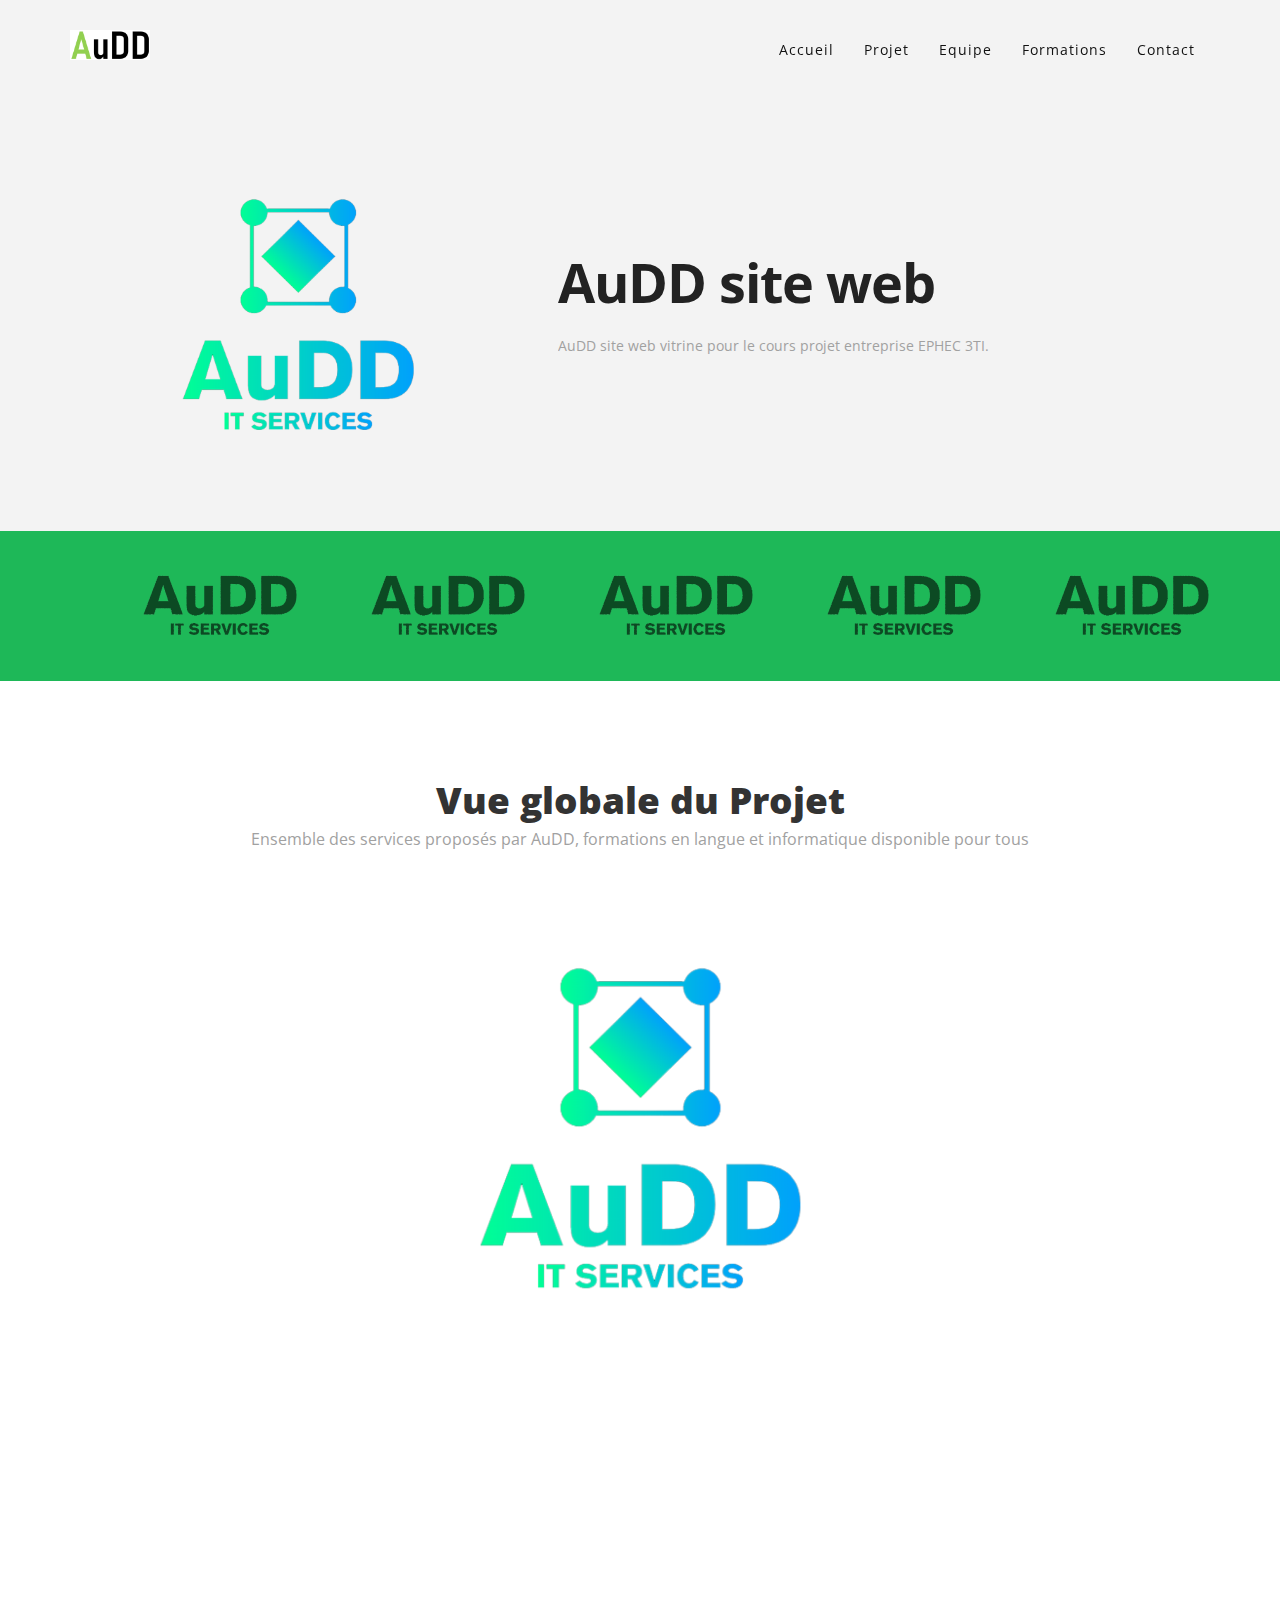
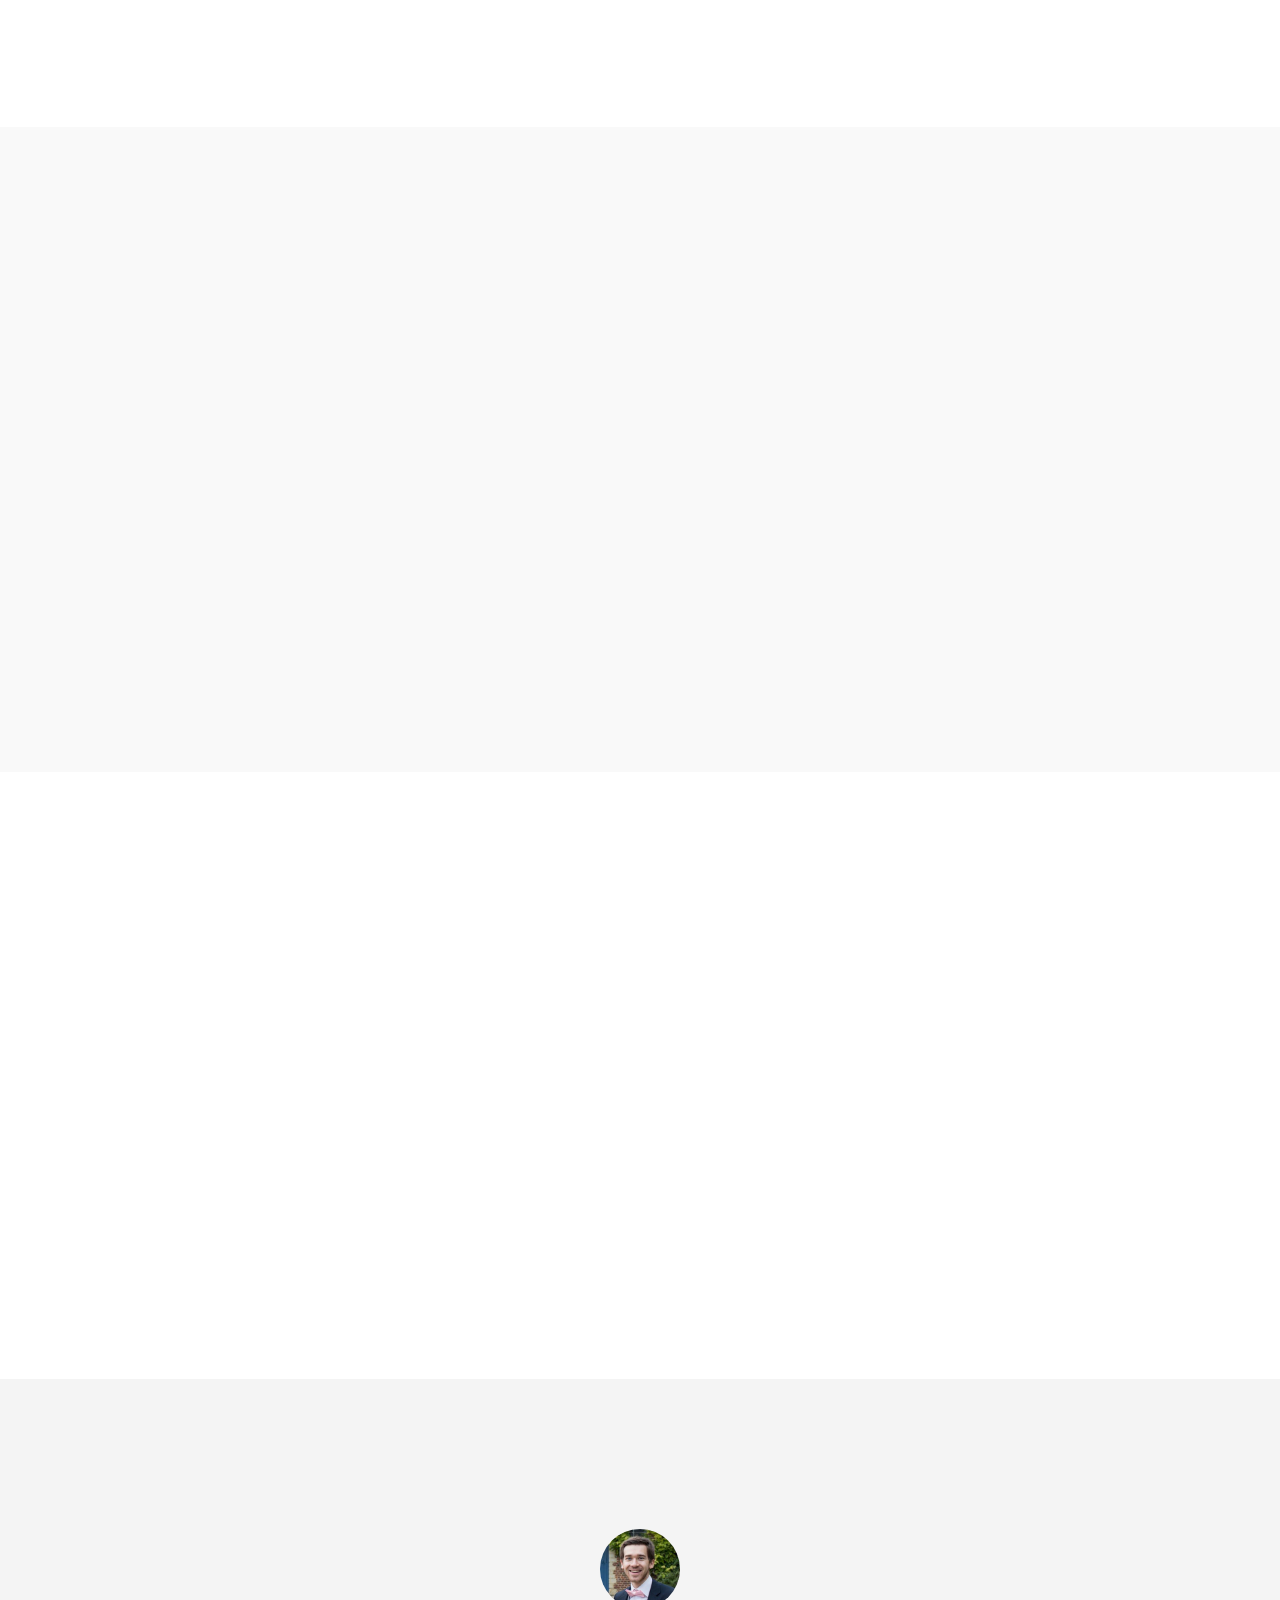
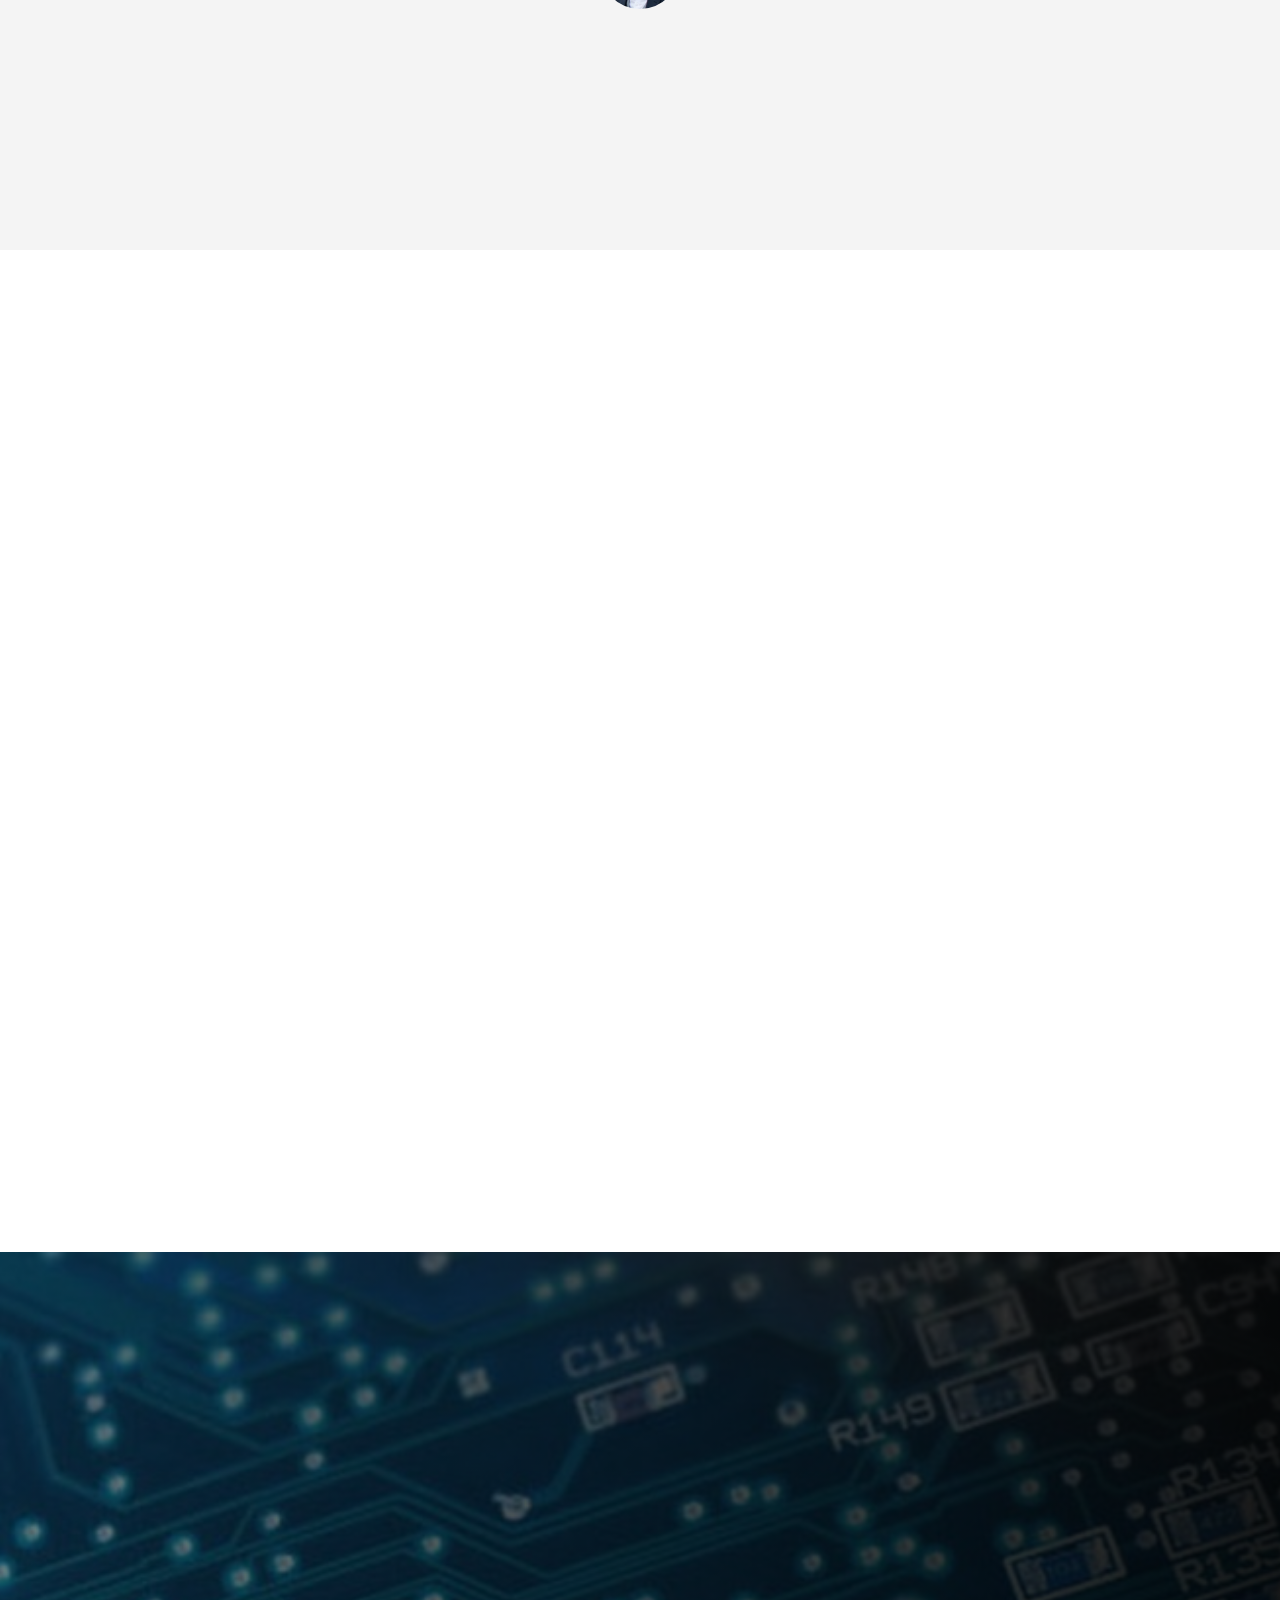
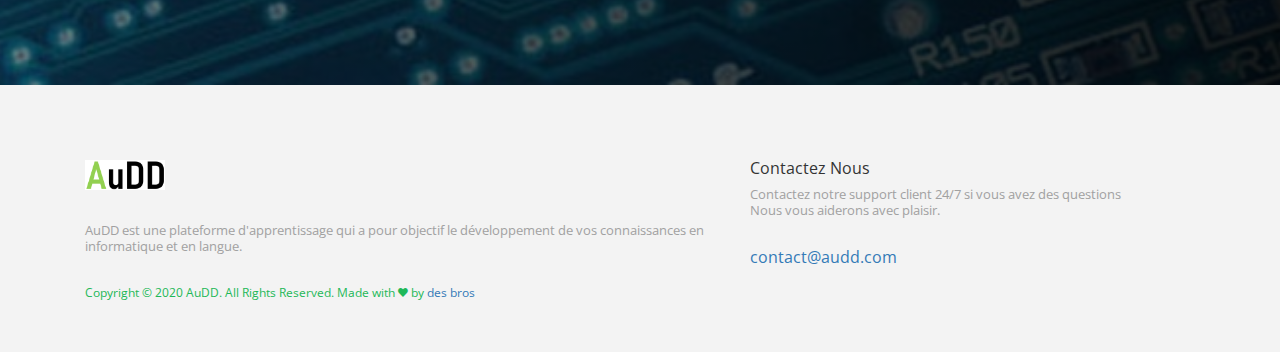
<file: web/AuDD/index.html>
<!DOCTYPE html>
<html lang="en">
<head>
<meta charset="utf-8">
<title>AuDD</title>
<link rel="icon" href="images/imageAuDD2.png" type="image/png" sizes="16x16">
<meta name="viewport" content="width=device-width, initial-scale=1">
<meta name="description" content="AuDD">
<meta name="keywords" content="AuDD">
<link href="css/bootstrap.min.css" rel="stylesheet" type="text/css" media="all" />
<link href="https://fonts.googleapis.com/css?family=Open%20Sans:300,400,500,600,700" rel="stylesheet" type="text/css">
<link rel="stylesheet" href="css/animate.css">
<!-- Resource style -->
<link rel="stylesheet" href="css/owl.carousel.css">
<link rel="stylesheet" href="css/owl.theme.css">
<link rel="stylesheet" href="css/ionicons.min.css">
<!-- Resource style -->
<link href="css/style.css" rel="stylesheet" type="text/css" media="all" />
</head>
<body>
<div class="wrapper">
  <div class="container">
    <nav class="navbar navbar-default navbar-fixed-top">
      <div class="container">
        <!-- Brand and toggle get grouped for better mobile display -->
        <div class="navbar-header page-scroll">
          <button type="button" class="navbar-toggle" data-toggle="collapse" data-target="#bs-example-navbar-collapse-1" aria-expanded="false"> <span class="sr-only">Toggle navigation</span> <span class="icon-bar"></span> <span class="icon-bar"></span> <span class="icon-bar"></span> </button>
          <a class="navbar-brand page-scroll" href="#main"><img src="images/Odd.PNG" width="80" height="30" alt="iLand" /></a> </div>
        <!-- Collect the nav links, forms, and other content for toggling -->
        <div class="collapse navbar-collapse navbar-right" id="bs-example-navbar-collapse-1">
          <ul class="nav navbar-nav">
            <li><a class="page-scroll" href="#main">Accueil</a></li>
            <li><a class="page-scroll" href="#features">Projet</a></li>
            <li><a class="page-scroll" href="#review-section">Equipe</a></li>
            <li><a class="page-scroll" href="#pricing"> Formations </a></li>
            <li><a class="page-scroll" href="#contact">Contact</a></li>
            
          </ul>
        </div>
      </div>
    </nav>
    <!-- /.navbar-collapse -->
  </div>
  <!-- /.container-fluid -->

  <div class="main app form" id="main"><!-- Main Section-->
    <div class="hero-section">
      <div class="container nopadding">
        
        <div class="col-md-5"> <img class="img-responsive wow fadeInUp" data-wow-delay="0.1s" src="images/imageAuDD.png" alt="App" /> </div>
        <div class="col-md-7">
          <div class="hero-content">
            <h1 class="wow fadeInUp" data-wow-delay="0.1s">AuDD site web </h1>
            <p class="wow fadeInUp" data-wow-delay="0.2s"> AuDD site web vitrine pour le cours projet entreprise EPHEC 3TI. </p>

          </div>
        </div>
      </div>
    </div>

    <!-- Client Section -->
    <div class="client-section">
      <div class="container text-center">
        <div class="clients owl-carousel owl-theme">
          <div class="single"> <img src="images/imageAuDDnoir.png" alt="Image" /> </div>
          <div class="single"> <img src="images/imageAuDDnoir.png" alt="Image" /> </div>
          <div class="single"> <img src="images/imageAuDDnoir.png" alt="Image" /> </div>
          <div class="single"> <img src="images/imageAuDDnoir.png" alt="Image" /> </div>
          <div class="single"> <img src="images/imageAuDDnoir.png" alt="Image" /> </div>
          <div class="single"> <img src="images/imageAuDDnoir.png" alt="Image" /> </div>
        </div>
      </div>
    </div>
    <div class="app-features text-center" id="features">
      <div class="container">
        <h1 class="wow fadeInDown" data-wow-delay="0.1s">Vue globale du Projet</h1>
        <p class="wow fadeInDown" data-wow-delay="0.2s"> Ensemble des services proposés par AuDD,
          formations en langue et informatique disponible pour tous</p>
        <div class="col-md-4 features-left">
          <div class="col-md-12 wow fadeInDown" data-wow-delay="0.2s">
            <div class="icon"> <i class="ion-ios-analytics-outline"></i> </div>
            <div class="feature-single">
              <h1>Suivi constant</h1>
              <p> Tout au long de votre formation un professeur suivra votre avancée. </p>
            </div>
          </div>
          <div class="col-md-12 wow fadeInDown" data-wow-delay="0.3s">
            <div class="icon"> <i class="ion-ios-briefcase-outline"></i> </div>
            <div class="feature-single">
              <h1>Ouverture au monde professionnel</h1>
              <p> Nos formations vous fourniront toutes les compétences requises afin de travailler dans un milieu d'entreprise. </p>
            </div>
          </div>
          <div class="col-md-12 wow fadeInDown" data-wow-delay="0.4s">
            <div class="icon"> <i class="ion-ios-chatboxes-outline"></i> </div>
            <div class="feature-single">
              <h1>Communication</h1>
              <p> Intéraction possible avec des professionnels du domaine en question. </p>
            </div>
          </div>
        </div>
        <div class="col-md-4 wow fadeInDown" data-wow-delay="0.5s"> <img class="img-responsive" src="images/imageAuDD3.png" alt="App" /> </div>
        <div class="col-md-4 features-left">
          <div class="col-md-12 wow fadeInDown" data-wow-delay="0.6s">
            <div class="icon"> <i class="ion-ios-cloud-download-outline"></i> </div>
            <div class="feature-single">
              <h1>Cours Téléchargeable</h1>
              <p> Toute les formations sont téléchargeable afin de pouvoir vous améliorez ou que vous soyez. </p>
            </div>
          </div>
          <div class="col-md-12 wow fadeInDown" data-wow-delay="0.7s">
            <div class="icon"> <i class="ion-ios-copy-outline"></i> </div>
            <div class="feature-single">
              <h1>Formations en ligne</h1>
              <p> Nos formations sont disponibles en format PDF afin que vous puissiez échangez vos correctifs avec d'autres participants. </p>
            </div>
          </div>
          <div class="col-md-12 wow fadeInDown" data-wow-delay="0.8s">
            <div class="icon"> <i class="ion-ios-game-controller-b-outline"></i> </div>
            <div class="feature-single">
              <h1>Apprentisage divertissant</h1>
              <p>Approche unique de l'apprentissage via des quizzs et des mini-jeux. </p>
            </div>
          </div>
        </div>
      </div>
    </div>
    <div class="split-features">
      <div class="col-md-6 nopadding">
        <div class="split-image"> <img class="img-responsive wow fadeIn" src="images/informatique.jpg" alt="Image" /> </div>
      </div>
      <div class="col-md-6 nopadding">
        <div class="split-content">
          <h1 class="wow fadeInUp">Formation en ligne : Informatique</h1>
          <p class="wow fadeInUp"> Nous proposons des formations sur le développement applicatif et web dans différents langages de programmation.</p>
          <ul class="wow fadeInUp">
            <li>Développement web</li>
            <li>Développement applicatif</li>
            <li>Développement application mobile</li>
            <li>Formation sécurité réseau</li>
          </ul>
        </div>
      </div>
    </div>


     <div class="split-features2">

      <div class="col-md-6 nopadding">
        <div class="split-content second">
          <h1 class="wow fadeInUp">Formation en ligne : Langue</h1>
          <p class="wow fadeInUp"> Nous proposons des formations dans différentes langues pour vous permettre de développer vos compétences</p>
          <ul class="wow fadeInUp">
            <li>Anglais</li>
            <li>Allemand</li>
            <li>Espagnol</li>
            <li>Russe </li>
          </ul>
        </div>
      </div>
      <div class="col-md-6 nopadding">
        <div class="split-image1"> <img class="img-responsive wow fadeIn" src="images/langue.jpg" alt="Image" /> </div>
      </div>
    </div>

    </div>
    <div id="review-section" class="review-section">
      <div class="container">
        <div class="col-md-10 col-md-offset-1">
          <div class="reviews owl-carousel owl-theme">
            <div class="review-single"><img class="img-circle" src="images/melvin.jpg" alt="Client Testimonoal" />
              <div class="review-text wow fadeInUp" data-wow-delay="0.2s">
                <p></p>
                <h3>- CAMPOS CASARES Melvin</h3>
                <h3>Chef de projet + porte parole</h3>
              </div>
            </div>
            <div class="review-single"><img class="img-circle" src="images/david.jpg" alt="Client Testimonoal" />
              <div class="review-text">
                  <p></p>
                <h3>- AIRES David</h3>
                <h3>Responsable sécurité réseau</h3>
              </div>
            </div>
            <div class="review-single"><img class="img-circle" src="images/manuella.jpg" alt="Client Testimonoal" />
              <div class="review-text">
                  <p></p>
                <h3>- NDAMTANG Manuelle Stevia</h3>
                <h3>Service mail + ressource informatique</h3>
              </div>
            </div>
            <div class="review-single"><img class="img-circle" src="images/ibra.jpg" alt="Client Testimonoal" />
              <div class="review-text">
                  <p></p>
                <h3>- CONDE Ibrahima</h3>
                <h3>Sécurité physique</h3>
              </div>
            </div>
            <div class="review-single"><img class="img-circle" src="images/aleexx.jpg" alt="Client Testimonoal" />
              <div class="review-text">
                  <p></p>
                <h3>- LEFÈVRE Alexandre</h3>
                <h3>Développement web</h3>
              </div>
            </div>
            <div class="review-single"><img class="img-circle" src="images/timothy.jpg" alt="Client Testimonoal" />
              <div class="review-text">
                  <p></p>
                <h3>- Gilles Timothy</h3>
                <h3>Développement web</h3>
              </div>
            </div>
            <div class="review-single"><img class="img-circle" src="images/tristan.jpg" alt="Client Testimonoal" />
              <div class="review-text">
                  <p></p>
                <h3>- PESTIAUX Tristan</h3>
                <h3>Wifi</h3>
              </div>
            </div>
            <div class="review-single"><img class="img-circle" src="images/brieuc.jpg" alt="Client Testimonoal" />
              <div class="review-text">
                  <p></p>
                <h3>- SAILLEZ Brieuc</h3>
                <h3>Administrateur réseau</h3>
              </div>
            </div>
            <div class="review-single"><img class="img-circle" src="images/nicolas.jpg" alt="Client Testimonoal" />
              <div class="review-text">
                  <p></p>
                <h3>- VIROUX Nicolas</h3>
                <h3>Infrastructure réseau</h3>
              </div>
            </div>
            <div class="review-single"><img class="img-circle" src="images/jean.jpg" alt="Client Testimonoal" />
              <div class="review-text">
                  <p></p>
                <h3>- CORNIL Jean</h3>
                <h3>Responsable rangement</h3>
              </div>
            </div>
            <div class="review-single"><img class="img-circle" src="images/hymed.jpg" alt="Client Testimonoal" />
              <div class="review-text">
                  <p></p>
                <h3>- BOUSSAKLATAN Hymed</h3>
                <h3>Service déployement</h3>
              </div>
            </div>
            <div class="review-single"><img class="img-circle" src="images/adrien.jpg" alt="Client Testimonoal" />
              <div class="review-text">
                  <p></p>
                <h3>- CHELLÉ Adrien</h3>
                <h3>Scrible</h3>
              </div>
            </div>
            <div class="review-single"><img class="img-circle" src="images/quentin.jpg" alt="Client Testimonoal" />
              <div class="review-text">
                  <p></p>
                <h3>- LEBRUN Quentin</h3>
                <h3>Sécurité réseau</h3>
              </div>
            </div>
            <div class="review-single"><img class="img-circle" src="images/nathan.jpg" alt="Client Testimonoal" />
              <div class="review-text">
                  <p></p>
                <h3>- HENRY Nathan</h3>
                <h3>Service déployement</h3>
              </div>
            </div>
            <div class="review-single"><img class="img-circle" src="images/mathias.jpg" alt="Client Testimonoal" />
              <div class="review-text">
                  <p></p>
                <h3>- GASSMANN Mathias</h3>
                <h3>Administrateur réseau</h3>
              </div>
            </div>
            <div class="review-single"><img class="img-circle" src="images/ludo.jpg" alt="Client Testimonoal" />
              <div class="review-text">
                  <p></p>
                <h3>- VAN DEN DORPE Ludo</h3>
                <h3>Wifi</h3>
              </div>
            </div>
            <div class="review-single"><img class="img-circle" src="images/filip.jpg" alt="Client Testimonoal" />
              <div class="review-text">
                  <p></p>
                <h3>- SHATSKIY Filipp</h3>
                <h3>Infrastructure réseau</h3>
              </div>
            </div>
            <div class="review-single"><img class="img-circle" src="images/brian.jpg" alt="Client Testimonoal" />
              <div class="review-text">
                  <p></p>
                <h3>- HANQUET Brian</h3>
                <h3>Wifi</h3>
              </div>
            </div>
            <div class="review-single"><img class="img-circle" src="images/thibault.jpg" alt="Client Testimonoal" />
              <div class="review-text">
                  <p></p>
                <h3>- HERMANT Thibaut</h3>
                <h3>Wifi</h3>
              </div>
            </div>
            <div class="review-single"><img class="img-circle" src="images/clement.jpg" alt="Client Testimonoal" />
              <div class="review-text">
                  <p></p>
                <h3>- MIESSE Clément</h3>
                <h3>Assistant chef de projet</h3>
              </div>
            </div>
          </div>
        </div>
      </div>
    </div>
    <div id="pricing" class="pricing-section text-center">
      <div class="container">
        <div class="col-md-12 col-sm-12 nopadding">
          <div class="pricing-intro">
            <h1 class="wow fadeInUp" data-wow-delay="0s">Formations</h1>
            <p class="wow fadeInUp" data-wow-delay="0.2s">Nous proposons trois plans tarifaires différents : 1 gratuit afin de découvrir notre plateforme. <br class="hidden-xs"> Une formation en langue ainsi qu'une en informatique à 10 € par mois. </p>
          </div>
          <div class="col-sm-4">
            <div class="table-left wow fadeInUp" data-wow-delay="0.4s">
              <div class="icon"> <i class="ion-ios-paperplane-outline"></i> </div>
              <div class="pricing-details">
                <h2>Essai Gratuit</h2>
                <span>Gratuit</span>
                <ul>
                  <li>- Cours langue 1 semaine </li>
                  <li>- Cours programmation 1 semaine </li>
                  <li>- 1 Test corrigé</li>
                  <li>- 3 Test disponibles</li>
                </ul>
                <button class="btn btn-primary btn-action btn-fill">Tester !</button>
              </div>
            </div>
          </div>
          <div class="col-sm-4">
            <div class="table-right table-center wow fadeInUp" data-wow-delay="0.6s">
              <div class="icon"> <i class="ion-ios-analytics-outline"></i> </div>
              <div class="pricing-details">
                <h2>Formation en langue</h2>
                <span>€10</span>

                <ul>
                  <li>- 1 Mois de formation</li>
                  <li>- 6 langues : Anglais,Russe,Espagnol,Allemand,Chinois et Coréen</li>
                  <li>- 3 Test corrigés par semaine</li>
                  <li>- Plus de 100 exercices ainsi que leur correctifs</li>
                </ul>
                <button class="btn btn-primary btn-action btn-fill">Acheter</button>
              </div>
            </div>
          </div>
          <div class="col-sm-4">
            <div class="table-right wow fadeInUp" data-wow-delay="0.6s">
              <div class="icon"> <i class="ion-ios-color-wand-outline"></i> </div>
              <div class="pricing-details">
                <h2>Formation développement</h2>
                <span>€10</span>
                <ul>
                  <li>- 1 Mois de formation</li>
                  <li>- Dev Applicatif, Dev app Mobile,</li>
                  <li>- 3 Test corrigés par semaine</li>
                  <li>- Plus de 100 exercices ainsi que leur correctifs</li>
                </ul>
                <button class="btn btn-primary btn-action btn-fill">Acheter</button>
              </div>
            </div>
          </div>
        </div>
      </div>
    </div>

    <!-- Subscribe Form -->
    <div class="cta-sub no-color">
      <div class="container">
        <div class="cta-inner">
          <h1 class="wow fadeInUp" data-wow-delay="0s">Pour un monde remplis de connaissances <i class="ion-heart"></i> </h1>
          <p class="wow fadeInUp" data-wow-delay="0.2s"> Nous nous donnons comme objectif de fournir une formation adaptée pour tous. </p>

        <!-- subscribe message -->
          </div>
        </div>
      </div>
    </div>

    <!-- Footer Section -->
    <div id="contact" class="footer">
      <div class="container">
        <div class="col-md-7"> <img src="images/Odd.PNG" width="80" height="30" alt="Image" />
          <p> AuDD est une plateforme d'apprentissage qui a pour objectif le développement de vos connaissances en informatique et en langue.  </p>
          <div class="footer-text">
            <p> Copyright © 2020 AuDD. All Rights Reserved. Made with <i class="ion-heart"></i> by <a href="http://www.designstub.com/"><a>des bros</a></p>
          </div>
        </div>
        <div class="col-md-5">
            <h1>Contactez Nous</h1>
            <p> Contactez notre support client 24/7 si vous avez des questions<br class="hidden-xs">
              Nous vous aiderons avec plaisir. </p>
            <a href="mailto:support@gmail.com">contact@audd.com</a> </div>
        </div>
      </div>
    </div>

    <!-- Scroll To Top -->

    <a id="back-top" class="back-to-top page-scroll" href="#main"> <i class="ion-ios-arrow-thin-up"></i> </a>

    <!-- Scroll To Top Ends-->

  </div>
  <!-- Main Section -->
</div>
<!-- Wrapper-->

<!-- Jquery and Js Plugins -->
<script type="text/javascript" src="js/jquery-2.1.1.js"></script>
<script type="text/javascript" src="js/bootstrap.min.js"></script>

<script type="text/javascript" src="js/plugins.js"></script>
<script type="text/javascript" src="js/menu.js"></script>
<script type="text/javascript" src="js/custom.js"></script>
<script src="js/jquery.subscribe.js"></script>
</body>
</html>
</file>
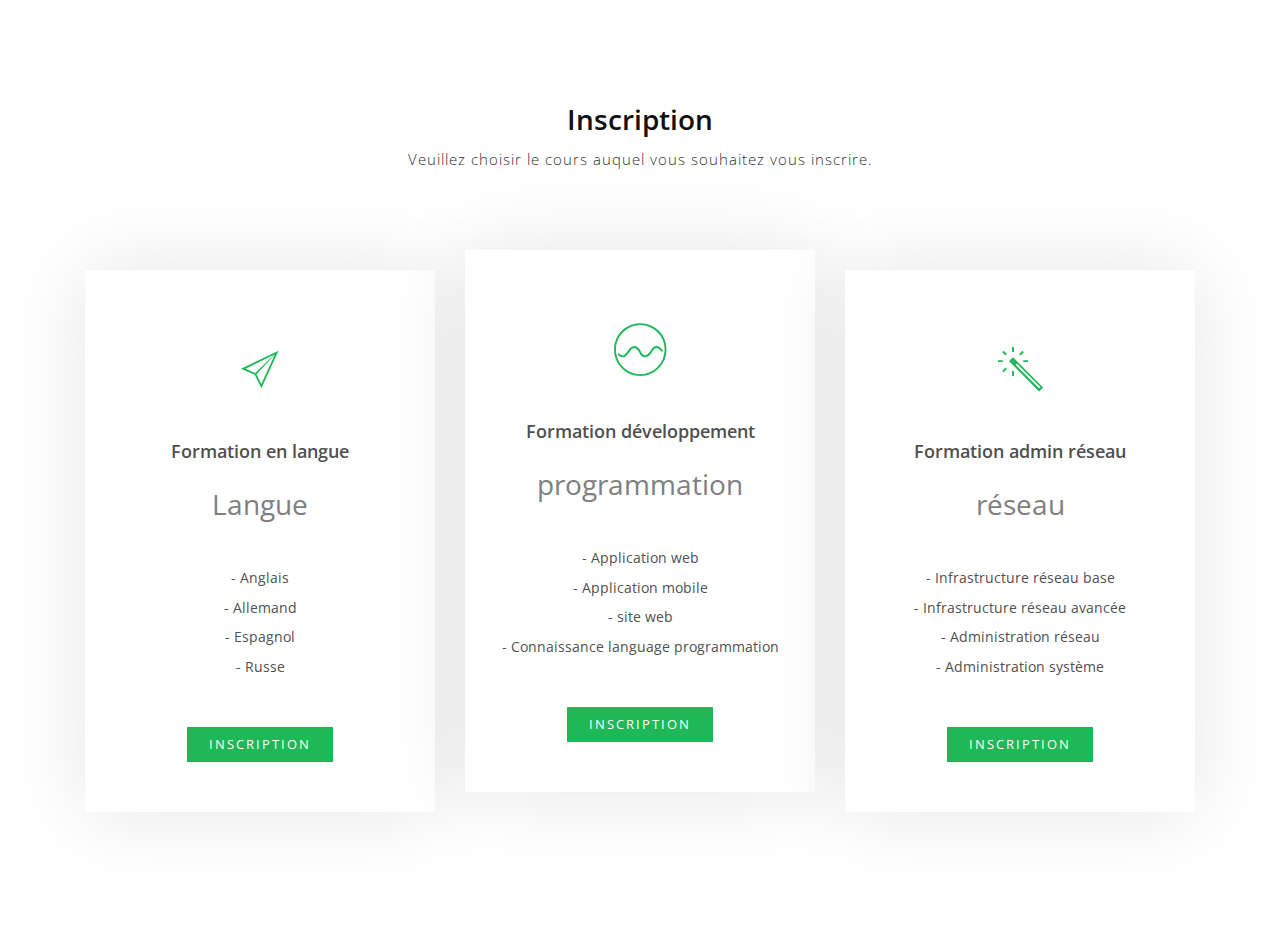
<file: web/AuDD/connection.html>
<!DOCTYPE html>
<html lang="en">
<head>
<meta charset="utf-8">
<title>AuDD</title>
<link rel="icon" href="images/imageAuDD2.png" type="image/png" sizes="16x16">
<meta name="viewport" content="width=device-width, initial-scale=1">
<meta name="description" content="AuDD">
<meta name="keywords" content="AuDD">
<link href="css/bootstrap.min.css" rel="stylesheet" type="text/css" media="all" />
<link href="https://fonts.googleapis.com/css?family=Open%20Sans:300,400,500,600,700" rel="stylesheet" type="text/css">
<link rel="stylesheet" href="css/animate.css">
<!-- Resource style -->
<link rel="stylesheet" href="css/owl.carousel.css">
<link rel="stylesheet" href="css/owl.theme.css">
<link rel="stylesheet" href="css/ionicons.min.css">
<!-- Resource style -->
<link href="css/style.css" rel="stylesheet" type="text/css" media="all" />
</head>
<body>
 
    <div id="pricing" class="pricing-section text-center">
      <div class="container">
        <div class="col-md-12 col-sm-12 nopadding">
          <div class="pricing-intro">
            <h1 class="wow fadeInUp" data-wow-delay="0s">Inscription</h1>
            <p class="wow fadeInUp" data-wow-delay="0.2s">Veuillez choisir le cours auquel vous souhaitez vous inscrire. </p>
          </div>
          <div class="col-sm-4">
            <div class="table-left wow fadeInUp" data-wow-delay="0.4s">
              <div class="icon"> <i class="ion-ios-paperplane-outline"></i> </div>
              <div class="pricing-details">
                <h2>Formation en langue</h2>
                <span>Langue</span>
                <ul>
                  <li>- Anglais </li>
                  <li>- Allemand </li>
                  <li>- Espagnol</li>
                  <li>- Russe</li>
                </ul>
                <button class="btn btn-primary btn-action btn-fill">Inscription</button>
              </div>
            </div>
          </div>
          <div class="col-sm-4">
            <div class="table-right table-center wow fadeInUp" data-wow-delay="0.6s">
              <div class="icon"> <i class="ion-ios-analytics-outline"></i> </div>
              <div class="pricing-details">
                <h2>Formation développement</h2>
                <span>programmation</span>
              
                <ul>
                  <li>- Application web</li>
                  <li>- Application mobile</li>
                  <li>- site web</li>
                  <li>- Connaissance language programmation</li>
                </ul>
                <button class="btn btn-primary btn-action btn-fill">Inscription</button>
              </div>
            </div>
          </div>
          <div class="col-sm-4">
            <div class="table-right wow fadeInUp" data-wow-delay="0.6s">
              <div class="icon"> <i class="ion-ios-color-wand-outline"></i> </div>
              <div class="pricing-details">
                <h2>Formation admin réseau</h2>
                <span>réseau</span>
                <ul>
                  <li>- Infrastructure réseau base</li>
                  <li>- Infrastructure réseau avancée</li>
                  <li>- Administration réseau</li>
                  <li>- Administration système</li>
                </ul>
                <button class="btn btn-primary btn-action btn-fill">Inscription</button>
              </div>
            </div>
          </div>
        </div>
      </div>
    </div>
    

    
    

<!-- Jquery and Js Plugins --> 
<script type="text/javascript" src="js/jquery-2.1.1.js"></script> 
<script type="text/javascript" src="js/bootstrap.min.js"></script>

<script type="text/javascript" src="js/plugins.js"></script> 
<script type="text/javascript" src="js/menu.js"></script> 
<script type="text/javascript" src="js/custom.js"></script>
<script src="js/jquery.subscribe.js"></script> 
</body>
</html>
</file>
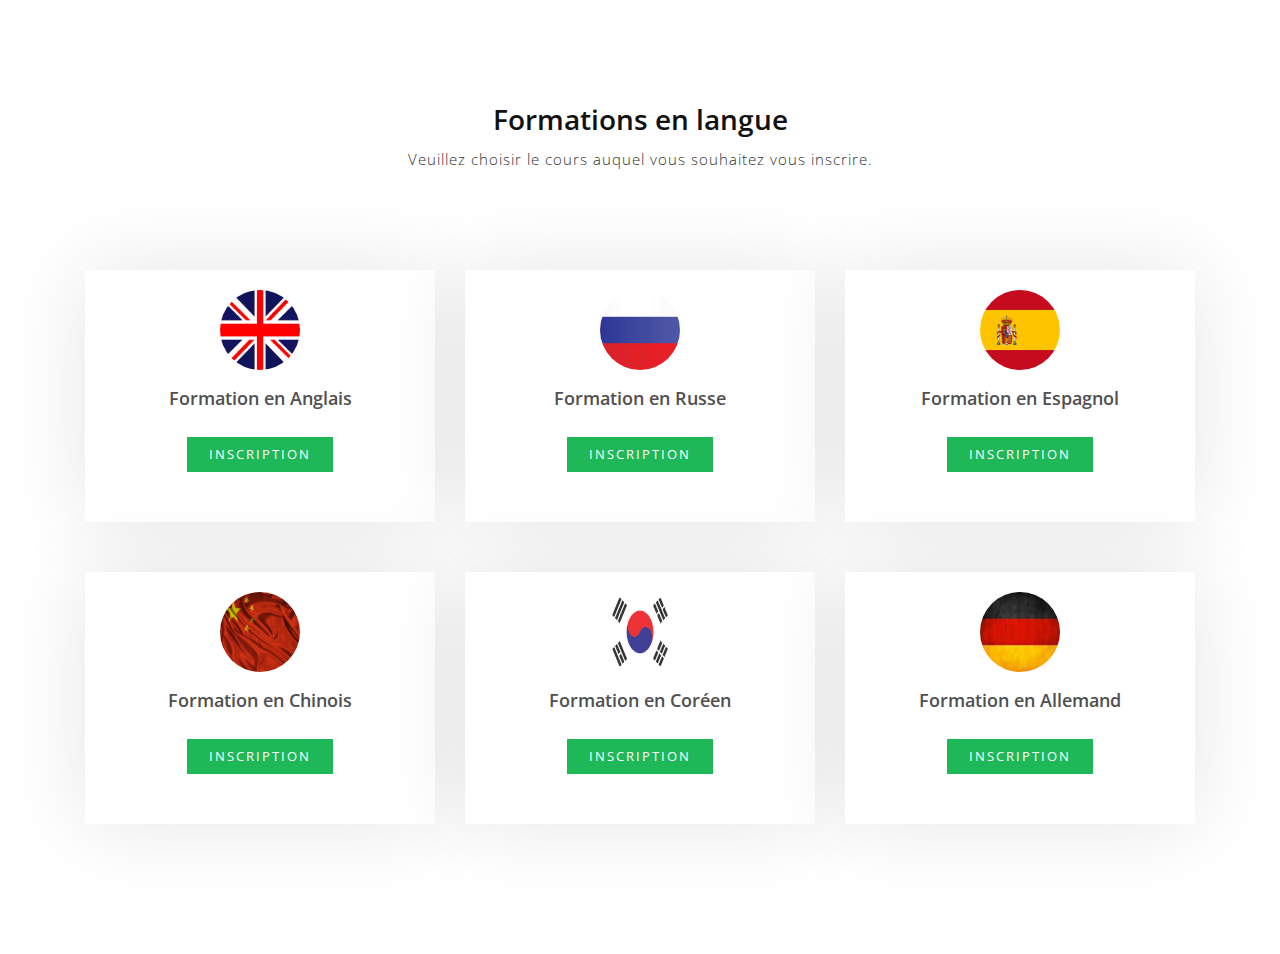
<file: web/AuDD/langue.html>
<!DOCTYPE html>
<html lang="en">
<head>
<meta charset="utf-8">
<title>AuDD</title>
<link rel="icon" href="images/imageAuDD2.png" type="image/png" sizes="16x16">
<meta name="viewport" content="width=device-width, initial-scale=1">
<meta name="description" content="AuDD">
<meta name="keywords" content="AuDD">
<link href="css/bootstrap.min.css" rel="stylesheet" type="text/css" media="all" />
<link href="https://fonts.googleapis.com/css?family=Open%20Sans:300,400,500,600,700" rel="stylesheet" type="text/css">
<link rel="stylesheet" href="css/animate.css">
<!-- Resource style -->
<link rel="stylesheet" href="css/owl.carousel.css">
<link rel="stylesheet" href="css/owl.theme.css">
<link rel="stylesheet" href="css/ionicons.min.css">
<!-- Resource style -->
<link href="css/style.css" rel="stylesheet" type="text/css" media="all" />
</head>
<body>
 
    <div id="pricing" class="pricing-section text-center">
      <div class="container">
        <div class="col-md-12 col-sm-12 nopadding">
          <div class="pricing-intro">
            <h1 class="wow fadeInUp" data-wow-delay="0s">Formations en langue</h1>
            <p class="wow fadeInUp" data-wow-delay="0.2s">Veuillez choisir le cours auquel vous souhaitez vous inscrire. </p>
          </div>
          <div class="col-sm-4">
            <div class="table-left wow fadeInUp" data-wow-delay="0.4s">
                <div class="review-single"><img class="img-circle" src="images/anglais.png" alt="Client Testimonoal" /></div>
              <div class="pricing-details">
                  <br>
                <h2>Formation en Anglais</h2>
                <button class="btn btn-primary btn-action btn-fill">Inscription</button>
              </div>
            </div>
          </div>
          <div class="col-sm-4">
            <div class="table-right wow fadeInUp" data-wow-delay="0.6s">
                <div class="review-single"><img class="img-circle" src="images/russe.jpg" alt="Client Testimonoal" /></div>
              <div class="pricing-details">
                  <br>
                <h2>Formation en Russe</h2>
                <button class="btn btn-primary btn-action btn-fill">Inscription</button>
              </div>
            </div>
          </div>
          <div class="col-sm-4">
            <div class="table-right wow fadeInUp" data-wow-delay="0.6s">
                <div class="review-single"><img class="img-circle" src="images/espagnol.png" alt="Client Testimonoal" /> </div>
              <div class="pricing-details">
                  <br>
                <h2>Formation en Espagnol</h2>
                <button class="btn btn-primary btn-action btn-fill">Inscription</button>
              </div>
            </div>
          </div>
          <div class="col-sm-4">
            <div class="table-right wow fadeInUp" data-wow-delay="0.6s">
                <div class="review-single"><img class="img-circle" src="images/chinois.jpg" alt="Client Testimonoal" /> </div>
              <div class="pricing-details">
                  <br>
                <h2>Formation en Chinois</h2>
                <button class="btn btn-primary btn-action btn-fill">Inscription</button>
              </div>
            </div>
          </div>
          <div class="col-sm-4">
            <div class="table-right wow fadeInUp" data-wow-delay="0.6s">
                <div class="review-single"><img class="img-circle" src="images/corée.png" alt="Client Testimonoal" /> </div>
              <div class="pricing-details">
                  <br>
                <h2>Formation en Coréen</h2>
                <button class="btn btn-primary btn-action btn-fill">Inscription</button>
              </div>
            </div>
          </div>
          <div class="col-sm-4">
            <div class="table-right wow fadeInUp" data-wow-delay="0.6s">
                <div class="review-single"><img class="img-circle" src="images/allemand.jpg" alt="Client Testimonoal" /> </div>
              <div class="pricing-details">
                  <br>
                <h2>Formation en Allemand</h2>
                <button class="btn btn-primary btn-action btn-fill">Inscription</button>
              </div>
            </div>
          </div>
        </div>
      </div>
    </div>
    

    
    

<!-- Jquery and Js Plugins --> 
<script type="text/javascript" src="js/jquery-2.1.1.js"></script> 
<script type="text/javascript" src="js/bootstrap.min.js"></script>

<script type="text/javascript" src="js/plugins.js"></script> 
<script type="text/javascript" src="js/menu.js"></script> 
<script type="text/javascript" src="js/custom.js"></script>
<script src="js/jquery.subscribe.js"></script> 
</body>
</html>
</file>
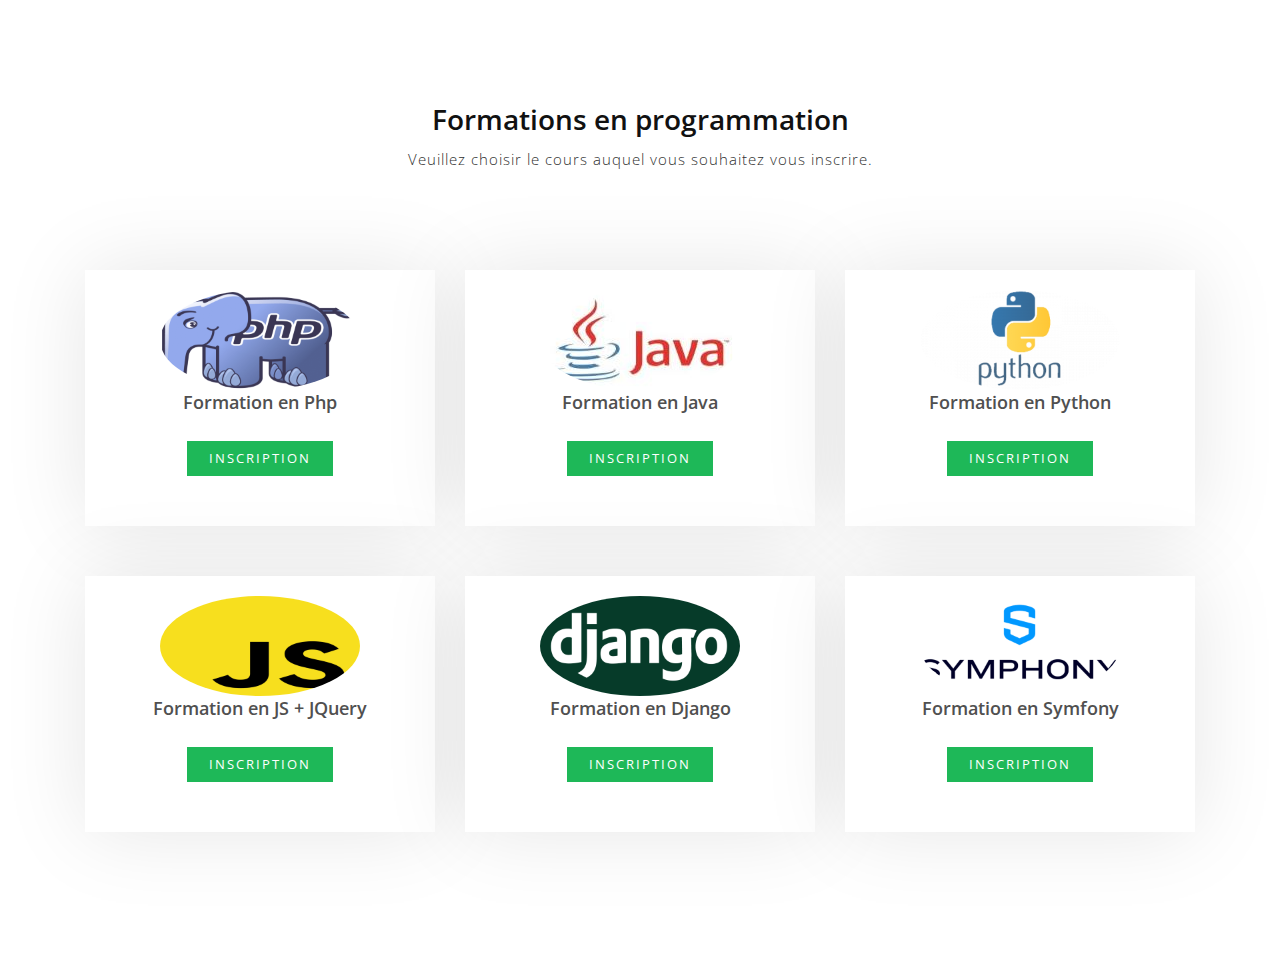
<file: web/AuDD/programmation.html>
<!DOCTYPE html>
<html lang="en">
<head>
<meta charset="utf-8">
<title>AuDD</title>
<link rel="icon" href="images/imageAuDD2.png" type="image/png" sizes="16x16">
<meta name="viewport" content="width=device-width, initial-scale=1">
<meta name="description" content="AuDD">
<meta name="keywords" content="AuDD">
<link href="css/bootstrap.min.css" rel="stylesheet" type="text/css" media="all" />
<link href="https://fonts.googleapis.com/css?family=Open%20Sans:300,400,500,600,700" rel="stylesheet" type="text/css">
<link rel="stylesheet" href="css/animate.css">
<!-- Resource style -->
<link rel="stylesheet" href="css/owl.carousel.css">
<link rel="stylesheet" href="css/owl.theme.css">
<link rel="stylesheet" href="css/ionicons.min.css">
<!-- Resource style -->
<link href="css/style.css" rel="stylesheet" type="text/css" media="all" />
</head>
<body>
 
    <div id="pricing" class="pricing-section text-center">
      <div class="container">
        <div class="col-md-12 col-sm-12 nopadding">
          <div class="pricing-intro">
            <h1 class="wow fadeInUp" data-wow-delay="0s">Formations en programmation</h1>
            <p class="wow fadeInUp" data-wow-delay="0.2s">Veuillez choisir le cours auquel vous souhaitez vous inscrire. </p>
          </div>
          <div class="col-sm-4">
            <div class="table-left wow fadeInUp" data-wow-delay="0.4s">
              <div> <img class="img-circle" src="images/logo-php.png"/></div>
              <div class="pricing-details">
                <h2>Formation en Php</h2>
                <button class="btn btn-primary btn-action btn-fill">Inscription</button>
              </div>
            </div>
          </div>
          <div class="col-sm-4">
            <div class="table-right wow fadeInUp" data-wow-delay="0.6s">
              <div>  <img class="img-circle" src="images/java.jpg"/> </div>
              <div class="pricing-details">
                <h2>Formation en Java</h2>
                <button class="btn btn-primary btn-action btn-fill">Inscription</button>
              </div>
            </div>
          </div>
          <div class="col-sm-4">
            <div class="table-right wow fadeInUp" data-wow-delay="0.6s">
                <div>  <img class="img-circle" src="images/python.png"/> </div>
              <div class="pricing-details">
                <h2>Formation en Python</h2>
                <button class="btn btn-primary btn-action btn-fill">Inscription</button>
              </div>
            </div>
          </div>
          <div class="col-sm-4">
            <div class="table-right wow fadeInUp" data-wow-delay="0.6s">
                <div>  <img class="img-circle" src="images/js.png"/> </div>
              <div class="pricing-details">
                <h2>Formation en JS + JQuery</h2>
                <button class="btn btn-primary btn-action btn-fill">Inscription</button>
              </div>
            </div>
          </div>
          <div class="col-sm-4">
            <div class="table-right wow fadeInUp" data-wow-delay="0.6s">
                <div>  <img class="img-circle" src="images/django.png"/> </div>
              <div class="pricing-details">
                <h2>Formation en Django</h2>
                <button class="btn btn-primary btn-action btn-fill">Inscription</button>
              </div>
            </div>
          </div>
          <div class="col-sm-4">
            <div class="table-right wow fadeInUp" data-wow-delay="0.6s">
                <div>  <img class="img-circle" src="images/symphony.png"/> </div>
              <div class="pricing-details">
                <h2>Formation en Symfony</h2>
                <button class="btn btn-primary btn-action btn-fill">Inscription</button>
              </div>
            </div>
          </div>
        </div>
      </div>
    </div>
    

    
    

<!-- Jquery and Js Plugins --> 
<script type="text/javascript" src="js/jquery-2.1.1.js"></script> 
<script type="text/javascript" src="js/bootstrap.min.js"></script>

<script type="text/javascript" src="js/plugins.js"></script> 
<script type="text/javascript" src="js/menu.js"></script> 
<script type="text/javascript" src="js/custom.js"></script>
<script src="js/jquery.subscribe.js"></script> 
</body>
</html>
</file>
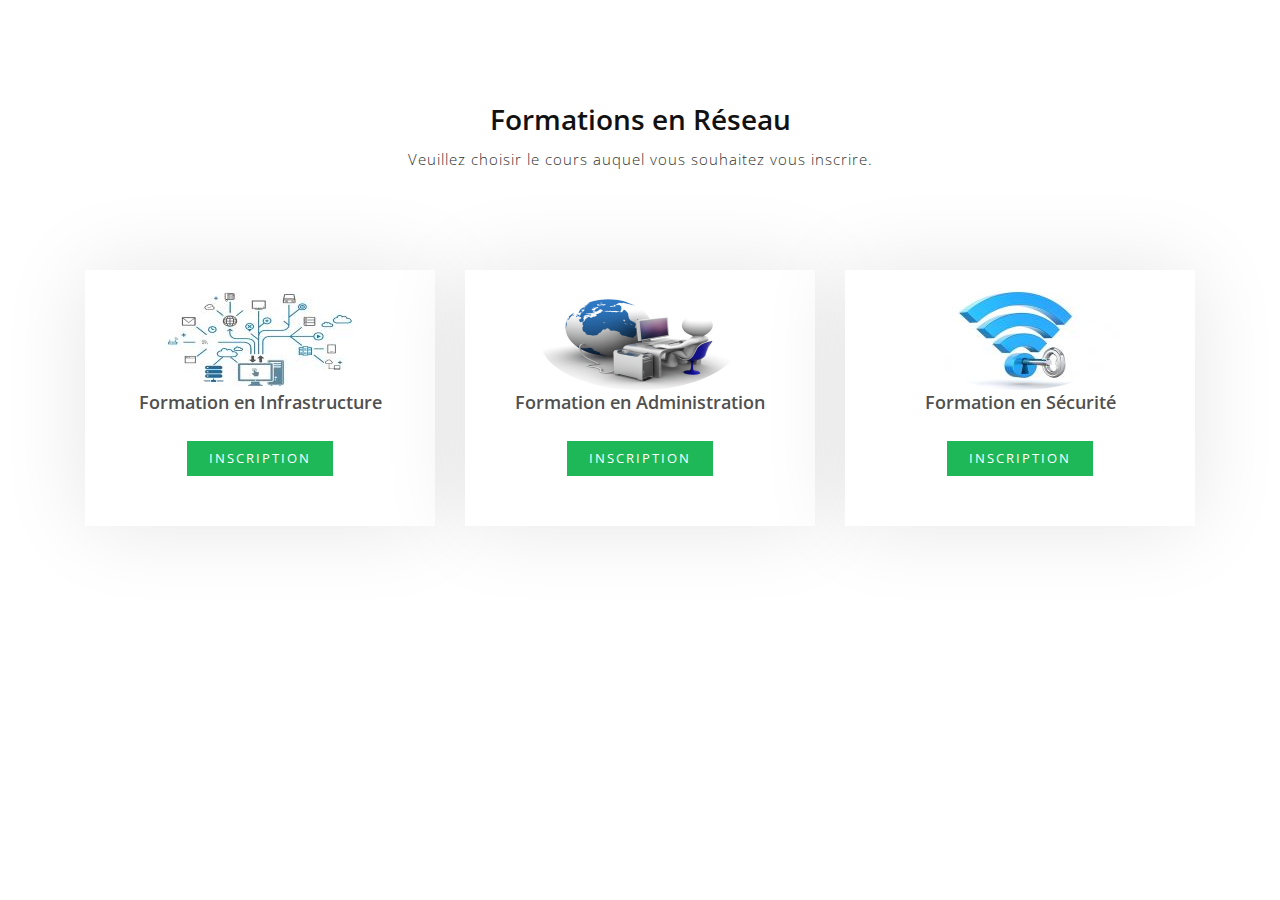
<file: web/AuDD/Reseau.html>
<!DOCTYPE html>
<html lang="en">
<head>
<meta charset="utf-8">
<title>AuDD</title>
<link rel="icon" href="images/imageAuDD2.png" type="image/png" sizes="16x16">
<meta name="viewport" content="width=device-width, initial-scale=1">
<meta name="description" content="AuDD">
<meta name="keywords" content="AuDD">
<link href="css/bootstrap.min.css" rel="stylesheet" type="text/css" media="all" />
<link href="https://fonts.googleapis.com/css?family=Open%20Sans:300,400,500,600,700" rel="stylesheet" type="text/css">
<link rel="stylesheet" href="css/animate.css">
<!-- Resource style -->
<link rel="stylesheet" href="css/owl.carousel.css">
<link rel="stylesheet" href="css/owl.theme.css">
<link rel="stylesheet" href="css/ionicons.min.css">
<!-- Resource style -->
<link href="css/style.css" rel="stylesheet" type="text/css" media="all" />
</head>
<body>
 
    <div id="pricing" class="pricing-section text-center">
      <div class="container">
        <div class="col-md-12 col-sm-12 nopadding">
          <div class="pricing-intro">
            <h1 class="wow fadeInUp" data-wow-delay="0s">Formations en Réseau</h1>
            <p class="wow fadeInUp" data-wow-delay="0.2s">Veuillez choisir le cours auquel vous souhaitez vous inscrire. </p>
          </div>
          <div class="col-sm-4">
            <div class="table-left wow fadeInUp" data-wow-delay="0.4s">
              <div> <img class="img-circle" src="images/infra.jpg"/></div>
              <div class="pricing-details">
                <h2>Formation en Infrastructure</h2>
                <button class="btn btn-primary btn-action btn-fill">Inscription</button>
              </div>
            </div>
          </div>
          <div class="col-sm-4">
            <div class="table-right wow fadeInUp" data-wow-delay="0.6s">
              <div>  <img class="img-circle" src="images/admin.png"/> </div>
              <div class="pricing-details">
                <h2>Formation en Administration</h2>
                <button class="btn btn-primary btn-action btn-fill">Inscription</button>
              </div>
            </div>
          </div>
          <div class="col-sm-4">
            <div class="table-right wow fadeInUp" data-wow-delay="0.6s">
                <div>  <img class="img-circle" src="images/secu.jpg"/> </div>
              <div class="pricing-details">
                <h2>Formation en Sécurité</h2>
                <button class="btn btn-primary btn-action btn-fill">Inscription</button>
              </div>
            </div>
          </div>
        </div>
      </div>
    </div>
    

    
    

<!-- Jquery and Js Plugins --> 
<script type="text/javascript" src="js/jquery-2.1.1.js"></script> 
<script type="text/javascript" src="js/bootstrap.min.js"></script>

<script type="text/javascript" src="js/plugins.js"></script> 
<script type="text/javascript" src="js/menu.js"></script> 
<script type="text/javascript" src="js/custom.js"></script>
<script src="js/jquery.subscribe.js"></script> 
</body>
</html>
</file>
<file: web/AuDD/css/style.css>
/*

Theme Name: iLnad
Author: designstub
Author URI: http://www.designstub.com
*/



/*--------------
 * Table of Contents
--------------*/

/*-----------------
1. Reset.css
2. Helper Classes
3. Home page banner
4. Pitch Section
5. Features Section
6. Review
7. Pricing
8. Subscribe form
9. Media Queries
------------------*/


/*----- 1. Reset.css -----*/


html, body, div, span, applet, object, iframe,
h1, h2, h3, h4, h5, h6, p, blockquote, pre,
a, abbr, acronym, address, big, cite, code,
del, dfn, em, img, ins, kbd, q, s, samp,
small, strike, strong, sub, sup, tt, var,
b, u, i, center,
dl, dt, dd, ol, ul, li,
fieldset, form, label, legend,
table, caption, tbody, tfoot, thead, tr, th, td,
article, aside, canvas, details, embed,
figure, figcaption, footer, header, hgroup,
menu, nav, output, ruby, section, summary,
time, mark, audio, video {
	margin: 0;
	padding: 0;
	border: 0;
	font-size: 100%;
	font: inherit;
	vertical-align: baseline;
}
/* HTML5 display-role reset for older browsers */
article, aside, details, figcaption, figure,
footer, header, hgroup, menu, nav, section {
	display: block;
}
body {
	line-height: 1;
}
ol, ul {
	list-style: none;
}
blockquote, q {
	quotes: none;
}
blockquote:before, blockquote:after,
q:before, q:after {
	content: '';
	content: none;
}
table {
	border-collapse: collapse;
	border-spacing: 0;
}


/* --- Common Styles ---*/

h1 {
  font-size: 16px;
}

/*----- Helper Classes -----*/

html * {
  -webkit-font-smoothing: antialiased;
  -moz-osx-font-smoothing: grayscale;
}


*, *:after, *:before {
  -webkit-box-sizing: border-box;
  -moz-box-sizing: border-box;
  box-sizing: border-box;
}
/*
::-webkit-scrollbar {
	display: none;
}
*/
h1, h2, h3, h4, h5, h6 {
  font-family: Open Sans;
}

p {
	font-family: Open Sans;
}

::-moz-selection {
    color: #FFFFFF;
    background: #1eb858;
}

::selection {
    color: #FFFFFF;
    background: #1eb858;
}

.nopadding {
	padding: 0;
}

.custompadding {
	padding-left: 5px;
	padding-right: 5px;
}

.no-margin {
	margin-right: 0;
	margin-left: 0;
}

.underline {
	display: inline;
	border-bottom: 3px solid #111;
	padding-bottom: 0;
}

.after-line {
	height: 3px;
	width: 100px;
	background: #001CFF;
	margin-top: -10px;
	-webkit-transition: 0.5s;
	-moz-transition: 0.5s;
	transition: 0.5s;
}

.sup-title {
	display: inline-block;
	font-size: 1em;
	padding: 4px;
	text-transform: uppercase;
	font-weight: bold;
	color: #FFFFFF;
	background: #000000;
	margin: 0 0 20px 0;
}

#loading {
   width: 100%;
   height: 100%;
   top: 0px;
   left: 0px;
   position: fixed;
   opacity: 1;
   background-color: #F2F2F2;
   z-index: 9999;
   text-align: center;
}

#loading-image {
	display: inline;
    top: 40%;
    position: relative;
  z-index: 9999;
}

.logo {
  margin: 0 auto;
	padding: 0px 0px;
	z-index: 111;
}

.logo:hover, .logo:focus {
	text-decoration: none;
	color: #FFF;
}



/* ------ Navbar Styling Starts ----- */


.navbar {
	font-size: 14px;
  font-family: Open Sans;
	font-weight: 400;
	text-transform: capitalize;
	padding-top: 25px;
	letter-spacing: 1px;
	height: 80px;
	-webkit-transition: all 0.6s;
	-moz-transition: all 0.6s;
	-o-transition: all 0.6s;
	transition: all 0.6s;
	-webkit-backface-visibility: hidden;
}

.navbar-default {
  transition: all 0.6s ease;
	border-color: transparent;
  background-color: transparent;
}

.navbar-default .navbar-toggle {
  border-radius: 0px;
  border-color: transparent;
}

.navbar-default .navbar-toggle:hover {
  background-color: transparent;
}

.navbar-default .navbar-toggle:focus {
  background-color: transparent;
}

.navbar-default .navbar-toggle .icon-bar {
  background-color: #111111;
}

.navbar-default .navbar-brand .navbar-toggle .collapsed {
    padding: 4px 6px;
    font-size: 14px;
    color: #111111;
  }

.navbar-default .navbar-brand {
	padding-top: 5px;
	color: #111111;
	-webkit-transition: 200ms;
	-moz-transition: 200ms;
	-o-transition: 200ms;
	transition: 200ms;
}

.navbar-default .navbar-brand:hover {
  transition: 1s;
}

.navbar-default .navbar-nav > li > a {
  color: #111111;
  -webkit-transition: all 0.5s;
	-moz-transition: all 0.5;
  transition: all 0.5s;
}

.navbar-default .navbar-nav > li > a:hover {
  color: #A1A1A1;
}

.navbar-default .navbar-nav > .active > a {
  background: transparent;
  color: #222222;
  }


.navbar-default .navbar-nav > .active > a:hover {
    background: transparent;
    color: #333333;
}

.navbar-default .navbar-nav > .active > a:focus {
	background: transparent;
  color: #111111;
}

.navbar-default .navbar-collapse {
	border-color: transparent;
  background-color: transparent;
}

.navbar-default .navbar-nav .open .dropdown-toggle {
  color: #111111;
}

.navbar-default .nav-white > li > a {
	color: #FFFFFF;
}

.navbar-default .nav-white > li > a:hover {
	color: #999999;
}

.navbar-default .navbar-brand.nav-white {
	padding-top: 15px;
	color: #FFFFFF;
	font-size: 21px;
	letter-spacing: 1px;
	-webkit-transition: 200ms;
	-moz-transition: 200ms;
	-o-transition: 200ms;
	transition: 200ms;
}

/*---------- Media Queries ---------*/

@media only screen and (max-width: 767px) {

	.navbar {
		padding-top: 5px;
		height: 60px;
	}

  .navbar-default {
    border: 0px;
    background-color: transparent;
  }

	.navbar-default .navbar-collapse {
		text-align: center;
		border-color: transparent;
	  background-color: #FFFFFF;
	}

  .navbar-default .navbar-collapse {
    border: 0;
    border-color: transparent;
  }

  .navbar-default .navbar-nav > li> a {
    color: #222222;
		margin-top: 10px;
  }

	.navbar-default .navbar-nav > li> a:hover {
		color: #222222;
	}

  .navbar-default .navbar-brand {
    color: #FFFFFF;
		padding: 16px 15px !important;
  }

	.navbar-default .navbar-brand.nav-white {
		color: #FFFFFF;
	}

  .navbar-default .navbar-toggle .icon-bar {
    background-color: #111111;
  }
}

@media only screen and (min-width: 240px) {


.navbar.past-main {
	font-size: 14px;
	padding-top: 5px;
	height: 60px;
	background-color: rgba(255, 255, 255, 0.99);
	-webkit-transition: all 0.6s;
	-moz-transition: all 0.6s;
	-o-transition: all 0.6s;
	transition: all 0.6s;
}

.navbar-default.past-main .navbar-brand {
	color: #111111;
}

.navbar-default.past-main .navbar-toggle .icon-bar {
	background-color: #111111;
}

.navbar-default.past-main .navbar-nav > li > a {
  color: #222222;
  -webkit-transition: color 0.5s;
  transition: color 0.5s;
}

.navbar-default.past-main .navbar-nav > li > a:hover {
  color: #111111;
}

.navbar-default.past-main .navbar-nav > .active > a {
  background: transparent;
  color: #5924EC;
  }


.navbar-default.past-main .navbar-nav > .active > a:hover {
    background: transparent;
    color: #222222;
}

.navbar-default.past-main .navbar-nav > .active > a:focus {
	background: transparent;
  color: #222222;
}

}

.navbar-default .nav-white .navbar-toggle .icon-bar {
	background-color: #FFFFFF;
}

.navbar-default.past-main .nav-white .navbar-toggle .icon-bar {
	background-color: #111111;
}

/* ------------------------------------------------------
-------------- Main Section Styling Starts --------------
--------------------------------------------------------*/


#main {
  height: 100%;
}


/* ----- Hero Section Styling Starts ----- */

.hero-section {
	height: 100%;
	background: #FFFFFF;
	padding: 150px 0 0 0;
}

.hero-content {
	padding: 100px 0 100px 0;
	overflow: hidden;
}

.hero-content h1 {
	font-size: 34px;
	font-weight: 400;
	color: #262626;
	line-height: 1.2;
	letter-spacing: -1px;
	margin: 0 0 20px 0;
}

.hero-content p {
	font-family: Open Sans;
	font-size: 14px;
	color: #A1A1A1;
	font-weight: 400;
	line-height: 1.5;
	margin: 0 0 25px 0;
}


.btn-action {
 font-family: Open Sans;
 background-color: #1eb858;
 border: 1px solid #1eb858;
 border-radius: 0;
 color: #FFFFFF;
 font-size: 13px;
 font-weight: 400;
 letter-spacing: 2px;
 line-height: 1;
 padding: 10px 21px;
 text-transform: uppercase;
 outline: none;
 -webkit-transition: 200ms;
 -moz-transition: 200ms;
 -o-transition: 200ms;
 transition: 200ms;
}

.btn-action:hover, .btn-action:focus,
.btn-action:active, .btn-action:active:focus {
 background: transparent;
 outline: none;
 color: #1eb858;
 background: transparent;
 border-color: #1eb858;
}


.product .btn-action {
 background-color: transparent;
 border: 1px solid #82714a;
 color: #82714a;
}

.product .btn-action:hover, .product  .btn-action:focus {
 background: #92714A;
 color: #FFFFFF;
 border-color: #82714A;
}


/* ----------- App Home ---------*/

.software .hero-section {
	padding: 100px 0 0 0;
	background: #F9F9F9;
}

.software .hero-content h1 {
	font-size: 34px;
	font-weight: 600;
	color: #444444;
	margin: 0 0 20px 0;
}


.software .btn-action {
font-family: Arial;
 background-color: #3f51b5;
 border: 1px solid #3f51b5;
 border-radius: 50px;
 color: #FFFFFF;
 font-size: 13px;
 font-weight: 600;
 letter-spacing: 2px;
 line-height: 1;
 padding: 12px 24px;
 text-transform: uppercase;
 outline: none;
 -webkit-transition: 200ms;
 -moz-transition: 200ms;
 -o-transition: 200ms;
 transition: 200ms;
}

.software .btn-action:hover, .software .btn-action:focus,
.software .btn-action:active, .software .btn-action:active:focus {
 background: transparent;
 outline: none;
 color: #3f51b5;
 background: transparent;
 border-color: #3f51b5;
}

.software .hero-section img {
	margin: 0 auto;
}



/*---------------- Form Home Styling ------------------- */

.form .hero-section {
	background: #f3f3f3;
	background-size: cover;
	padding: 150px 0 0 0;
}

.form .hero-content {
	padding: 50px 0 50px 0;
	overflow: hidden;
}

.form img {
	margin: 0 auto;
}


.form .hero-content h1 {
	font-size: 34px;
	font-weight: 700;
	color: #222222;
	line-height: 1.2;
	letter-spacing: -1px;
	margin: 0 0 20px 0;
}

.form .hero-content p {
	font-family: Open Sans;
	font-size: 14px;
	color: #A1A1A1;
	font-weight: 400;
	line-height: 1.5;
	margin: 0 0 25px 0;
}

.form .sub-form {
	padding: 30px 0 0 0;
	text-align: left;
}


.form .subscribe-form .submit-button {
  font-size: 0.9em;
  height: 40px;
  border: 2px solid;
  border-radius: 0 5px 5px 0;
  margin: 0;
  padding: 0 25px 0 25px;
	border-color: #1eb858;
  background-color: #1eb858;
  color: #FFFFFF;
	box-shadow: 0 0 1px transparent;
  outline: none;
	-webkit-transition: 500ms;
	-moz-transition: 500ms;
	transition: 500ms;
}

.form .subscribe-form .submit-button:hover {
  border-color: #1a9e4c;
    background-color: #1a9e4c;
  -webkit-transition: 500ms;
	-moz-transition: 500ms;
  transition: 500ms;
}

.form .btn-action {
	background: #1eb858;
	border-color: #1eb858;
	color: #FFFFFF;
}

.form .btn-action:hover {
	background: transparent;
	border-color: #1eb858;
	color: #1eb858;
}


/*-----------------------------------------------------
-------------- Image Bg Styling Starts ----------------
------------------------------------------------------*/


.image-bg .hero-section {
	background: linear-gradient(to right, rgba(0, 0, 0, 0.5), rgba(0, 0, 0, 0.2)), url(../images/image-bg1.png) no-repeat center center;
	background-size: cover;
	padding: 150px 0 100px 0;
}

.image-bg .hero-content h1 {
	font-weight: 600;
	color: #FFFFFF;
}

.image-bg .hero-content p {
	color: #FFFFFF;
}











/* ------------ Signup Hero Section ------------ */

.signup .hero-section {
	background: linear-gradient(to right, rgba(0, 0, 0, 0.9), rgba(0, 0, 0, 0.7)), url(../images/app_bg.jpg) no-repeat center center;
	background-size: cover;
	padding: 150px 0 100px 0;
}

.signup .hero-content {
	padding: 50px 0 100px 0;
}

.signup .hero-content h1 {
	font-size: 34px;
	font-weight: 600;
	color: #FFFFFF;
	line-height: 1.2;
	letter-spacing: 0;
}

.signup .hero-content p {
	color: #FFFFFF;
}

.signup-form {
	padding: 25px 25px 30px 25px;
	background: #1eb858;
	-moz-border-radius: 0 0 4px 4px; -webkit-border-radius: 0 0 4px 4px; border-radius: 0 0 4px 4px;
	text-align: left;
}

.signup-form h1 {
	font-weight: 600;
	font-size: 24px;
	color: #FFFFFF;
	letter-spacing: 0;
	line-height: 1.4;
	text-transform: capitalize;
	text-align: center;
	margin: 20px 0 30px 0;
}

.signup-form form textarea {
	height: 100px;
}

.signup-form form .input-error {
	border-color: #19b9e7;
}

.signup-form p {
	font-family: Open Sans;
	font-size: 12px;
	color: #DDDDDD;
	margin: 25px 0 10px 0;
}

.form-group {
	margin-bottom: 20px;
}


.signup .btn-action.btn-round {
	background: #1eb858;
	border-color: #1eb858;
	color: #FFFFFF;
	font-size: 15px;
	padding: 12px 24px;
	font-weight: 600;
	text-transform: capitalize;
	border: 2px solid #1eb858;
	border-radius: 30px;
}

.signup .btn-action.btn-round:hover, .signup .btn-action.btn-round:focus {
	background: transparent;
	color: #1eb858;
	border-color: #1eb858;
}


.signup .btn-action {
	background: #1eb858;
	border-color: #1eb858;
	color: #FFFFFF;
}

.signup .btn-action:hover {
	background: transparent;
	border-color: #1eb858;
	color: #1eb858;
}



input[type="text"],
textarea,
textarea.form-control {
	height: 45px;
    margin: 0;
    padding: 0 20px;
    vertical-align: middle;
    background: #F8F8F8;
    border: 1px solid #DDDDDD;
    font-family: 'Open Sans', sans-serif;
    font-size: 16px;
    font-weight: 300;
    line-height: 50px;
    color: #888888;
    -moz-border-radius: 0; -webkit-border-radius: 0; border-radius: 0;
    -moz-box-shadow: none; -webkit-box-shadow: none; box-shadow: none;
    -o-transition: all .3s; -moz-transition: all .3s; -webkit-transition: all .3s; -ms-transition: all .3s; transition: all .3s;
}

textarea,
textarea.form-control {
	padding-top: 10px;
	padding-bottom: 10px;
	line-height: 30px;
}

input[type="text"]:focus,
textarea:focus,
textarea.form-control:focus {
	outline: 0;
	background: #FFFFFF;
    border: 1px solid #111;
    -moz-box-shadow: none; -webkit-box-shadow: none; box-shadow: none;
}

input[type="text"]:-moz-placeholder, textarea:-moz-placeholder, textarea.form-control:-moz-placeholder { color: #888; }
input[type="text"]:-ms-input-placeholder, textarea:-ms-input-placeholder, textarea.form-control:-ms-input-placeholder { color: #888; }
input[type="text"]::-webkit-input-placeholder, textarea::-webkit-input-placeholder, textarea.form-control::-webkit-input-placeholder { color: #888; }



.signup-form button.btn {
	height: 45px;
    margin: 0;
    padding: 0 20px;
    vertical-align: middle;
    background: #111111;
    border: 0;
    font-family: 'Open Sans', sans-serif;
    font-size: 16px;
    font-weight: 400;
    line-height: 45px;
    color: #FFFFFF;
		text-transform: uppercase;
    -moz-border-radius: 4px; -webkit-border-radius: 4px; border-radius: 4px;
    text-shadow: none;
    -moz-box-shadow: none; -webkit-box-shadow: none; box-shadow: none;
    -o-transition: all .3s; -moz-transition: all .3s; -webkit-transition: all .3s; -ms-transition: all .3s; transition: all .3s;
}

.signup-form button.btn:hover {
	 opacity: 0.6; color: #FFFFFF;
 }

.signup-form button.btn:active {
	 outline: 0;
	 opacity: 0.6;
	 color: #FFFFFF;
	 -moz-box-shadow: none;
	 -webkit-box-shadow: none;
	 box-shadow: none;
 }

.signup-form button.btn:focus {
	outline: 0;
	opacity: 0.6;
	background: #19b9e7;
	color: #fff;
}

.signup-form button.btn:active:focus, button.btn.active:focus {
	outline: 0;
	opacity: 0.6;
	background: #19b9e7;
	color: #fff;
}

@media only screen and (max-width: 991px) {
	.signup-form {
		max-width: 500px;
		margin: 0 auto;
	}
}


/*-------------------------------------------------------
---------------- Slider Section Styling -----------------
--------------------------------------------------------*/

.slider-pro .sp-slide {
	background: #222222;
}

.slider-pro h2.sp-layer {
	font-size: 44px !important;
	color: #111111;
	font-weight: bold;
	letter-spacing: -1px;
	line-height: 1.3;
	text-align: left;
}

.slider-pro p.sp-layer {
	font-size: 16px;
	color: #A1A1A1;
	line-height: 1.4;
}

.slider-pro a {
	text-decoration: none;
	color: #444444;
	-webkit-transition: 0.5s !important;
	-moz-transition: 0.5s !important;
	transition: 0.5s !important;
}

.slider-pro .link-color {
	text-decoration: none;
	color: #111;
	-webkit-transition: 0.5s !important;
	-moz-transition: 0.5s !important;
	transition: 0.5s !important;
}

.slider-pro a:hover {
	color: #999999;
}



@media only screen and (max-width: 768px) {

	.slider-pro h2.sp-layer {
		font-size: 34px !important;

	}
}


/* -----------------------------------------------------
--------------- App Home Styling starts ----------------
--------------------------------------------------------*/


.app .hero-section {
	padding: 50px 0 0 0;
}

.app .hero-content {
	padding: 100px 0 0 0;
}

.app img {
	margin: 0 auto;
}


.app-info h1 {
  font-size: 34px;
  font-weight: 600;
  color: #404040;
  margin-top: 30px !important;
}

.app-info h4 {
  font-family: Open Sans;
  font-size: 16px;
  font-weight: 300;
  color:  #3C4B5D;
	line-height: 1.4;
  margin-top: 20px;
}

.app-info i {
	margin-top: 15px;
	display: inline-block;
}

.app-info span {
  font-family: Open Sans;
  font-size: 12px;
  font-weight: 400;
  color: #222222;
}

.app-info .ion {
  font-size: 1em;
  color: #ff8000;
}

.download-buttons {
  margin-top: 25px;
  margin-bottom: 25px;
}

.download-buttons img {
	margin-left: 5px;
	margin-right: 5px;
}


.app .btn-action {
	color: #FFFFFF;
	background: #1eb858;
	border-color: #1eb858;
}

.app .btn-action:hover {
	color: #1eb858;
	background: transparent;
	border-color: #1eb858;
}



/*----------------------------------------------------
-------------- Split Home Coming Soon ----------------
-----------------------------------------------------*/


.cs-main .left-section {
		background-color: #F2F2F2;
		position: absolute;
    left: 0;
		right: 0;
		top: 0;
		bottom: 0;
    width: 50%;
		height: 100%;
		overflow: hidden;
    z-index: 1;
}

.cs-main .right-section {
    position: absolute;
    right: 0;
    top: 0;
    bottom: 0;
		padding: 0 20px 0 20px;
		width: 50%;
		height: 100%;
    background: #FFFFFF;
    z-index: 99;
    overflow: hidden;
    overflow-y: auto;
}

.cs-main .hero-section {
	padding: 120px 0 0 0;
	background: #FFFFFF !important;
}

.cs-main .hero-content {
	padding: 50px 0 0 0;
}

.cs-main .app-info h1 {
	font-weight: 600;
	font-size: 42px;
}

.cs-main .left-section {
	background: linear-gradient(rgba(0, 0, 0, 0), rgba(0, 0, 0, 0)), url(../images/split-bg.jpg) no-repeat center center;
	background-size: cover;
}


@media only screen and (max-width : 801px) {

	 .cs-main .right-section{
			position: relative;
			width: 100%;
	}

	.cs-main .hero-section {
		padding: 50px 0 0 0;
	}


	 .cs-main .left-section{
			position: relative;
			width: 100%;
			min-height: 100vh;
	}
}




/*-------------------------------------------------
----------- About Section Styling Starts ----------
--------------------------------------------------*/

.about {
	padding: 100px 0 100px 0;
	background: #F1F1F1;
}

.about-content {
	max-width: 800px;
	margin: 0 auto;
}

.about-content h2 {
	font-family: 'Josefin Sans';
	font-size: 24px;
	line-height: 1.2;
	color: #111111;
}

.about-content h3 {
	font-family: 'Josefin Sans';
	font-size: 21px;
	font-weight: bold;
	line-height: 1;
	letter-spacing: 1px;
	text-transform: capitalize;
	color: #111111;
	margin: 50px 0 0 0;
}



/* ----- Client Sectiion Styling ----- */

.client-section {
	background-color: #1eb858;
	padding: 5px 0 0 0;
}

.clients .single {
	padding: 25px 0 25px 0;
}

.clients .single img {
	-webkit-filter: grayscale(100%);
    filter: grayscale(100%);
		opacity: 0.6;
}


/*----------------------------------------------------
----------- Pitch Section Styling Starts ----------
-----------------------------------------------------*/


.pitch {
	padding: 100px 0 100px 0;
	background: #F2F2F2;
}

.pitch-intro {
	max-width: 600px;
	margin: 0 auto;
	padding: 0 0 100px 0;
}

.pitch-intro h1 {
	font-size: 37px;
	font-weight: 900;
	line-height: 1.2;
	letter-spacing: -2px;
	color: #454545;
	margin: 0 0 30px 0;
}


.pitch-intro p {
	font-family: 'Open Sans';
	font-size: 14px;
	line-height: 1.5;
	color: #A1A1A1;
	letter-spacing: 0;
}

.pitch-icon {
	margin: 0 0 10px 0;
	background: #1eb858;
	width: 60px;
	height: 60px;
	display: inline-block;
	border-radius: 50%;
}

.pitch-icon i {
	font-size: 34px;
	color: #FFFFFF;
	position: absolute;
	left: 0;
	right: 0;
	top: 13px;
}

.pitch-content {
	padding: 10px 0 50px 0;
}

.pitch-content h1 {
	font-size: 21px;
	font-weight: 600;
	line-height: 1.2;
	letter-spacing: 0;
	color: #454545;
	margin: 0 0 10px 0;
}

.pitch-content p {
	font-family: 'Open Sans';
	font-size: 14px;
	line-height: 1.5;
	color: #A1A1A1;
	letter-spacing: 0;
}


/*----------------------------------------------------
----------- Features Icon Styling Starts -------------
-----------------------------------------------------*/

.icon-features {
	padding: 100px 0 0 0;
}

.icon-features-intro {
	padding: 0 0 50px 0;
}

.icon-features-intro h1 {
	font-size: 34px;
	font-weight: 600;
	letter-spacing: -1px;
	margin: 0 0 10px 0;
	text-align: center;
}

.icon-features-intro p {
	font-size: 16px;
	color: #A1A1A1;
	text-align: center;
	margin: 0 0 30px 0;
}

.f-single {
	position: relative;
	padding: 10px 0 80px 0;
}

.f-icon i {
	font-size: 54px;
	font-weight: bold;
	position: absolute;
	left: 0;
}

.f-content {
	padding-left: 80px;
}

.f-content h2 {
	font-size: 21px;
	font-weight: 400;
	margin: 0 0 10px 0;
}

.f-content p {
	font-family: 'Open Sans';
	font-size: 14px;
	font-weight: 300;
	color: #4D4D4D;
	line-height: 1.5;
	text-align: left;
}



/*----------------------------------------------------
----------- Features Section Styling Starts ----------
-----------------------------------------------------*/


.features {
	padding: 25px 0 25px 0;
}

.features-inner {
	width: 100%;
}

.features .features-list {
	padding: 20px 0 0 0;
	text-align: center;
}

.features .features-list h1 {
	font-size: 26px;
	font-weight: 400;
	line-height: 1;
	color: #222222;
	margin: 0 0 30px 0;
}

.features .features-list ul {
	list-style-type: circle;
	padding-left: 20px;
	text-align: center;
}


.features .features-list ul li {
	display: block;
	margin: 0 0 15px 0;
	font-family: 'Josefin Sans';
	font-size: 16px;
	line-height: 1.2;
	color: #A1A1A1;
}

/* ----- App Features List ----- */

.software .features {
	padding: 100px 0 100px 0;
}

.software .features .features-list h1 {
	font-size: 26px;
	font-weight: 600;
	letter-spacing: -1px;
	line-height: 1.2;
	color: #222222;
	margin: 20px 0 20px 0;
}

.software .features-list p {
	margin: 0 0 25px 0;
	font-family: 'Josefin Sans';
	font-size: 18px;
	line-height: 1.2;
	color: #A1A1A1;
}

.software .features .features-list ul {
	list-style-type: disc;
	padding-left: 20px;
}


.software .features .features-list ul li {
	font-family: Open Sans;
	display: block;
	font-size: 13px;
	margin: 0 0 15px 0;
	color: #A1A1A1;
}


/* --------------- Feature Sub ------------ */

.feature-sub .sub-inner h1 {
	font-size: 27px;
	font-weight: 500;
	line-height: 1.5;
	color: #FFFFFF;
	margin: 0 0 30px 0;
}

.feature-sub .sub-inner .btn-action {
	color: #FFFFFF;
	background: #1eb858;
	border-color: #1eb858;
}

.feature-sub .sub-inner .btn-action:hover {
	color: #1eb858;
	background: transparent;
	border-color: #1eb858;
}

.feature-sub {
	background: linear-gradient(to right, rgba(0, 0, 0, 0.2), rgba(0, 0, 0, 0.6)), url(../images/image-bg1.png) no-repeat center center;
	background-size: cover;
	padding: 150px 0 150px 0;
}

.sub-inner {
	padding:0 10% 0 10%;
	text-align:center;
	float: left;
}

/* --------- App Features Sub ------- */


.software .feature-sub {
	background: linear-gradient(to right, rgba(0, 0, 0, 0.1), rgba(0, 0, 0, 0.99)), url(../images/app_bg1.jpg);
	background-repeat: no-repeat;
	background-position: center;
	background-size: cover;
	padding: 150px 0 150px 0;
}

.software .feature-sub .sub-inner h1 {
	font-family: 'Josefin Sans';
	font-size: 34px;
	font-weight: 300;
	line-height: 1.1;
	color: #FFF;
	margin: 0 0 30px 0;
}


/*  --------------------------------------------------
------------- Reviews Section Styling ----------------
-----------------------------------------------------*/

.app-features {
	background: #FFFFFF;
	padding: 100px 0 100px 0;
}

.app-features h1 {
	font-size: 37px;
	font-weight: 900;
	margin: 0 0 10px 0;
}

.app-features p {
	font-size: 16px;
	font-weight: 400;
	color: #A1A1A1;
	line-height: 1.4;
	margin: 10px 0 50px 0;
}


.app-features img {
	 margin: 0 auto;
}

.app-features .features-left, .app-features .features-right {
	padding: 50px 0 0 0;
}

.app-features .icon {
	margin-top: 10px;
	margin-bottom: 20px;
}

.app-features .icon i {
	font-size: 72px;
	color: #1eb858;
}


.app-features .feature-single {
	margin-left: 0;
	margin-bottom: 50px;
}


.app-features .feature-single h1 {
	font-size: 15px;
	font-weight: 600;
	color: #222222;
	margin: 0 0 10px 0;
	letter-spacing: 1px;
	text-transform:uppercase;
}

.app-features .feature-single p {
	font-size: 14px;
	color: #A1A1A1;
	line-height: 1.4;
	margin: 10px 0 0 0;
}


/*-------------------------------------------------------
------------- Split Features Section Styling ------------
--------------------------------------------------------*/

.split-features {
	background: #F9F9F9;
	padding: 50px 0 50px 0;
	overflow: hidden;
}

.signup .split-features {
	background: #F2F2F2;
}

.split-image img {
	margin: 0 auto;
	margin-top: 20%;
}

.split-image1 img {
	margin: 0 auto;	
	margin-top: 12%;

}

.split-content {
	padding: 20px;
	text-align: center;
}

.split-content h1 {
	font-size: 37px;
	font-weight: 900;
	letter-spacing: -2px;
	margin: 0 0 20px 0;
}

.split-content p {
	font-size: 16px;
	line-height: 1.4;
	color: #A1A1A1;
	letter-spacing: 0;
}

.split-content ul {
	list-style-type: disc;
	display: inline-block;
	margin: 30px 0 0 0;
}

.split-content ul li {
	font-family: Open Sans;
	font-size: 16px;
	letter-spacing: 0;
	margin-bottom: 15px;
	margin-left: 15px;
	color: #A1A1A1;
}

.split-features2 {
	background: #FFFFFF;
	padding: 50px 0 50px 0;
	overflow: hidden;
}

.second {
padding: 120px 10px 50px 350px;
}

/*  --------------------------------------------------
------------- Reviews Section Styling ----------------
-----------------------------------------------------*/

.review-section {
	padding: 150px 0 150px 0;
	text-align: center;
	background: #F4F4F4;
}


.reviews {
  width: 100%;
}


.review-single img {
  width:80px;
	height:80px;
}

.review-text h3 {
	font-family: Open Sans;
  font-size: 16px;
	font-weight: 300;
	letter-spacing: 0;
	line-height: 1.5;
  color: #000000;
}

.review-text .ion {
	display: inline-block;
	margin-top: 20px;
  font-size: 14px;
  color: #ff8000;
}

.review-text p {
  font-family: Open Sans;
  font-size: 14px;
	font-weight: 300;
  padding: 20px 10px 20px 10px;
	letter-spacing: 1px;
	line-height: 1.5;
  color: #A1A1A1;
}




/*  --------------------------------------------------
------------- Pricing Section Styling ----------------
-----------------------------------------------------*/


.pricing {
	padding: 50px 0 100px 0;
}

.pricing-content {
	padding: 60px 0 0 0;
	text-align: center;
}

.pricing h1 {
	font-size: 28px;
	font-weight: 400;
	letter-spacing: -1px;
	line-height: 1.2;
}

.pricing h4 {
	font-size: 14px;
	font-weight: 400;
	color: #A1A1A1;
	margin: 10px 0 30px 0;
}

.pricing p {
	font-family: 'Open Sans';
	font-size: 14px;
	font-weight: 400;
	color: #444444;
	line-height: 1.4;
}

.pricing .btn-buy {
	padding: 40px 0 20px 0;
}

.pricing .btn-buy img {
	display: inline;
}

.pricing .price-tag h2 {
	font-family: 'Josefin Sans';
	font-size: 24px;
	font-weight: 400;
	color: #A1A1A1;
	margin: 0 0 20px 0;
}




/* ----- Pricing Tables Styling Starts ----- */

.pricing-section {
	width: 100%;
	height: 100%;
	padding-top: 100px;
	padding-bottom: 100px;
	background: #FFFFFF;
}

.pricing-intro {
	padding-bottom: 30px;
}

.pricing-intro h1 {
	font-size: 28px;
	color: #111111;
	font-weight: 600;
	line-height: 1.4;
}


.pricing-intro p {
	font-size: 15px;
	color: #303030;
	font-weight: 300;
	line-height: 1.4;
	letter-spacing: 1px;
	margin-top: 10px;
	margin-bottom: 50px;
}

.pricing-section .table-left, .pricing-section .table-right {
	padding: 20px 20px 50px 20px;
	margin: 0 auto;
	margin-bottom: 30px;
	background-color: #FFFFFF;
	box-shadow: 0px 0px 80px 0px rgba(0,0,0,.1);
	border: transparent;
	max-width: 400px;
}

.table-left .icon, .table-right .icon {
	padding: 50px 50px 40px 50px;
}

.table-left .icon, .table-right .icon {
	font-size:60px;
	margin: 0 auto;
	color:#1eb858;
}

.table-left .pricing-details span, .table-right .pricing-details span {
	display: inline-block;
	font-family: Open Sans;
	font-size: 28px;
	font-weight: 400;
	color: #808080;
	margin-bottom: 20px;
}

.table-left .pricing-details h2, .table-right .pricing-details h2 {
	font-size: 18px;
	font-weight: 600;
	color: #505050;
	margin-bottom: 30px;
}

.table-left .pricing-details p, .table-right .pricing-details p {
	font-family: Open Sans;
	font-size: 14px;
	font-weight: 300;
	color: #505050;
	letter-spacing: 1px;
	line-height: 1.4;
}

.table-left .pricing-details ul, .table-right .pricing-details ul {
	margin-top: 30px;
	margin-bottom: 50px;
}


.table-left .pricing-details li, .table-right .pricing-details li {
	font-family: Open Sans;
	font-size: 14px;
	font-weight: 400;
	color: #505050;
	line-height: 1.4;
	margin-bottom: 10px;
}

.pricing-section .table-left:hover, .pricing-section .table-right:hover {
	box-shadow: 0 0 20px 0 rgba(0, 0, 0, 0.1);
	-webkit-transition: 0.3s;
	-moz-transition: 0.3s;
	-o-transition: 0.3s;
	transition: 0.3s;
}

.pricing-section .table-left, .pricing-section .table-right {
	margin-top: 20px;
}

.pricing-section .table-center {
	margin-top: 0;
}

/* ----- Pricing Section Styling Ends ----- */




/* ----- Counter Section Styling Starts -----*/

.counter-section {
 width: 100%;
 padding-top: 50px;
 padding-bottom: 50px;
 background: #F1F1F1;
}

.counter-section h3  {
	font-size: 28px;
	font-weight: 400;
	color: #222222;
}

.counter-icon {
  padding: 15px;
}

.counter-icon i {
  font-size: 48px;
  color: #1eb858;
}

.counter-text {
	margin-top: 10px;
  margin-bottom: 20px;
}

.counter-text h4 {
  font-size: 16px;
  font-weight: 400;
  padding: 0.5em;
  color: #222222;
}

/* -------- Counter Section Styling Ends --------- */




/* ----- CTA Section Styling Starts ----- */



.cta-sub {
	padding-top: 150px;
	padding-bottom: 150px;
	background: linear-gradient(to right, rgba(0, 0, 0, 0.5), rgba(0, 0, 0, 0.9)), url(../images/IT.jpg) no-repeat center center;
	background-size: cover;
}

.cta-inner {
	text-align:center;
	float: none;
}

.cta-sub .cta-inner h1 {
	font-size: 36px;
	color: #FFFFFF;
	font-weight: 900;
	line-height: 1.2;
	margin-top: 10px;
	margin-bottom: 0;
	letter-spacing:-2px;
}

.cta-sub .cta-inner p {
	font-family: Open Sans;
	font-size: 14px;
	color: #FFFFFF;
	font-weight: 300;
	line-height: 1.4;
	margin-top: 20px;
	margin-bottom: 40px;
}

.subscribe-form {
	text-align: left;
}
.center-form {
	text-align: center;
}

.subscribe-form .mail {
 background-color: #F9F9F9;
 border: none;
 border-radius: 5px 0 0 5px;
 outline: none;
 height: 40px;
 padding: 0 130px 0 20px;
 box-shadow: none;
 -webkit-box-sizing: content-box;
 -moz-box-sizing: content-box;
 box-sizing: content-box;
 transition: all .3s;
}


.subscribe-form input {
  color: #222222;
  font-family: Open Sans;
  padding: 0;
  font-size: 0.9em;
}

.subscribe-form .submit-button {
  font-size: 0.9em;
  height: 40px;
  border: 2px solid;
  border-radius: 0 5px 5px 0;
  margin: 0;
  padding: 0 25px 0 25px;
	border-color: #FFFFFF;
  background-color: #927f54;
  color: #FFFFFF;
	box-shadow: 0 0 1px transparent;
  outline: none;
	-webkit-transition: 500ms;
	-moz-transition: 500ms;
	transition: 500ms;
}

.subscribe-form .submit-button:hover {
  border-color: #927f54;
  -webkit-transition: 500ms;
	-moz-transition: 500ms;
  transition: 500ms;
}

.product .subscribe-form .submit-button {
	border-color: #FFFFFF;
  background-color: #927f54;
}

.product .subscribe-form .submit-button:hover {
  border-color: #927f54;
}

.button {
	font-size: 14px;
  font-family: Open Sans;
	font-weight: 400;
	text-transform: capitalize;
	padding-top: 25px;
	letter-spacing: 1px;
	height: 80px;
	-webkit-transition: all 0.6s;
	-moz-transition: all 0.6s;
	-o-transition: all 0.6s;
	transition: all 0.6s;
	-webkit-backface-visibility: hidden;
}

.error_message {
	color:#fc6e51;
	font-family: Open Sans;
	padding-bottom:15px;
	font-size:13px;
	line-height:30px;
}
#success_page {
	color:#9ce726;
	font-family: Open Sans;
	padding-bottom:10px;
	font-size:12px;
}
#success_page h3 {
	font-size:17px;
	font-weight:400px;
	color:#4ab217;
}
#success_page p {
	font-size:12px;
	font-weight:400px;
	color:#b3b3b3;
}

/* ----- CTA Section Styling Ends ----- */




/* ------- Footer Section Styling Starts ------- */


.footer {
	font-family:"Open Sans";
  background-color: #F3F3F3;
  width: 100%;
  height: 100%;
	overflow: hidden;
	padding-top: 75px;
	padding-bottom: 20px;
}

.contact {
	text-align: left;
}

.contact i {
	font-size: 42px;
	color: #1eb858;
	text-align: left;
}

.contact h1 {

	font-size: 21px;
	font-weight: 400;
	color: #1eb858;
	margin: 10px 0 10px 0;
	text-align: left;
}

.contact p {

	font-size: 14px !important;
	font-weight: 400;
	color: #111111;
	line-height: 1.3;
	margin: 10px 0 20px 0 !important;
	text-align: left;
}

.contact a {

	font-size: 18px;
	font-weight: 400;
	color: #1eb858;
	text-decoration: none;
	display: inline-block;
}



.footer img {
	margin-bottom: 20px;
}

.footer-menu ul {
	list-style-type: none;
}

.footer-menu li {
	display: inline;
	line-height: 2;
	font-family: Open Sans;
	font-size: 14px;
	padding-right: 15px;
	text-transform: capitalize;
}

.footer-menu li a {
	color: #707570;
	text-decoration: none;
}

.footer p {

	font-size: 13px;
	font-weight: 400;
	color: #A1A1A1;
	line-height: 1.3;
	margin: 10px 0 30px 0;
}

.footer-text p {
font-family:"Open Sans";
font-size: 12px;
	color: #1eb858;
	font-weight: 400;
	line-height: 1.4;
	margin-top: 10px;
}


.product .footer .contact h1, .product .contact i, .product .footer .contact a, .product .footer-text p  {
	color: #927f54;
	font-family:"Open Sans";
}


/* -------------------------------------------------------
----------- Bact-to-Top Styling Starts Here --------------
---------------------------------------------------------*/


.back-to-top {
	background: rgba(30, 184, 88, 0.5);
	margin: 0;
	position: fixed;
	bottom: 30px;
	right: 30px;
	width: 35px;
	height: 35px;
	border-radius: 50%;
	z-index: 90;
	display: none;
	text-decoration: none;
	color: #0E1729;
}

.back-to-top i {
	position: relative;
	left: 13px;
	top: 8px;
	font-size: 24px;
	color: #FFFFFF;
	-webkit-transition: 200ms;
	-moz-transition: 200ms;
	-o-transition: 200ms;
	transition: 200ms;
}

.back-to-top:hover {
    background: rgba(30, 184, 88, 0.9);
    color: #FFFFFF;
}

.back-to-top:hover i {
	top: 6px;
}

.back-to-top:focus {
    color: #FFFFFF;
}


.product .back-to-top {
	background: rgba(146, 127, 84, 0.5);
}

.product .back-to-top:hover {
	background: rgba(146, 127, 84, 0.9);
}




/*----------------------------------------------------
------------- All ------------------------------------
--------------------- Media --------------------------
------------------------------- Queries --------------
-----------------------------------------------------*/

@media only screen and (min-width: 767px) {
	.logo {
	  position: absolute;
	  top: 20px;
	  left: 20px;
	}

	.hero-section {
		padding: 150px 0 100px 0;
	}

	.form .hero-section {
		padding: 150px 0 50px 0;
	}

	.form .hero-content {
		padding: 100px 0 100px 0;
		overflow: hidden;
	}

	.form .hero-content h1 {
		font-size: 54px;
	}

	.product .hero-content {
		padding: 150px 0 100px 0;
		text-align: left;
	}

	.hero-content h1 {
		font-size: 48px;
		margin: 0 0 20px 0;
	}

	.hero-content p {
		font-size: 14px;
	}

	.about-content h2 {
		font-size: 38px;
	}

	.software .hero-content h1 {
		font-size: 42px;
	}

	.image-bg .hero-content h1 {
		font-size: 54px;
	}


	.signup .hero-content h1 {
		font-size: 48px;
	}

	.features .features-list {
		padding: 100px 0 0 0;
		text-align: left;
	}

	.features .features-list ul li {
		font-size: 18px;
		display: list-item;
		text-align: left;
	}


	.software .features {
		padding: 100px 0 100px 0;
	}

	.software .features .features-list h1 {
		font-size: 34px;
	}

	.software .features .features-list {
		padding: 30px 0 0 0;
	}


	.software .features .features-list ul li {
		display: list-item;
		font-size: 14px;
		text-align: left;
	}


	.feature-sub {
		padding: 200px 0 200px 0;
	}

	.software .feature-sub .sub-inner h1 {
		font-size: 42px;
	}

	.split-content {
		padding: 120px 350px 50px 10px;
		text-align: left;
	}

	.split-content h1 {
		font-size: 37px;
	}
.second {
padding: 120px 10px 50px 350px;
}

	.pricing {
		padding: 100px 0 100px 0;
	}

	.pricing-content {
		text-align: left;
	}

	.cta-sub .cta-inner h1 {
		font-size: 36px;
	}

	.contact h1 {
		font-size: 19px;
	}

	.contact p {
		font-size: 13px !important;
	}

	.contact a {
		font-family:"Open Sans";
		font-size: 14px;
	}

}

@media only screen and (min-width: 767px) and (max-width: 1024px) {
	.features .features-list {
		padding: 80px 0 0 0;
	}

	.split-content {
		padding: 100px 100px 50px 50px;
		text-align: left;
	}
}


@media screen and (min-width: 400px) and (max-width: 600px) {

 .subscribe-form .mail {
   padding: 0 30px 0 20px;
   border-radius: 5px 0 0 5px;
 }

 .subscribe-form .submit-button {
   padding: 0 5px 0 5px;
   border-radius: 0 5px 5px 0;
 }
}


@media screen and (max-width: 399px) {

	.cta-sub {
		text-align: center;
	}

	.subscribe-form {
		text-align: center;
	}

 .subscribe-form .mail {
	 text-align: center;
   padding: 0 0 0 0;
   border-radius: 5px 0 0 5px;
 }

 .subscribe-form .submit-button {
   padding: 0 5px 0 5px;
   border-radius: 0 5px 5px 0;
	 margin-top: 15px;
 }

 .form .sub-form .subscribe-form {
 	text-align: left;
 }


  .form .sub-form .subscribe-form .mail {
 	 text-align: center;
    padding: 0 0 0 0;
    border-radius: 5px 0 0 5px;
  }

  .form .sub-form .subscribe-form .submit-button {
    padding: 0 5px 0 5px;
    border-radius: 0 5px 5px 0;
 	 margin-top: 15px;
  }

 .back-to-top {
	right: 10px;
}

 }

 @media only screen and (min-width: 991px) and (max-width: 1201px) {

	 .app-features .features-left, .app-features .features-right {
	 	padding: 0 0 0 0;
	 }

	 .software .features .features-list {
		 padding: 0 0 0 0;
	 }

 }


/*---------------------------------------------------
------- Media Queries for Split Layout Ends ---------
---------------------------------------------------*/
</file>
